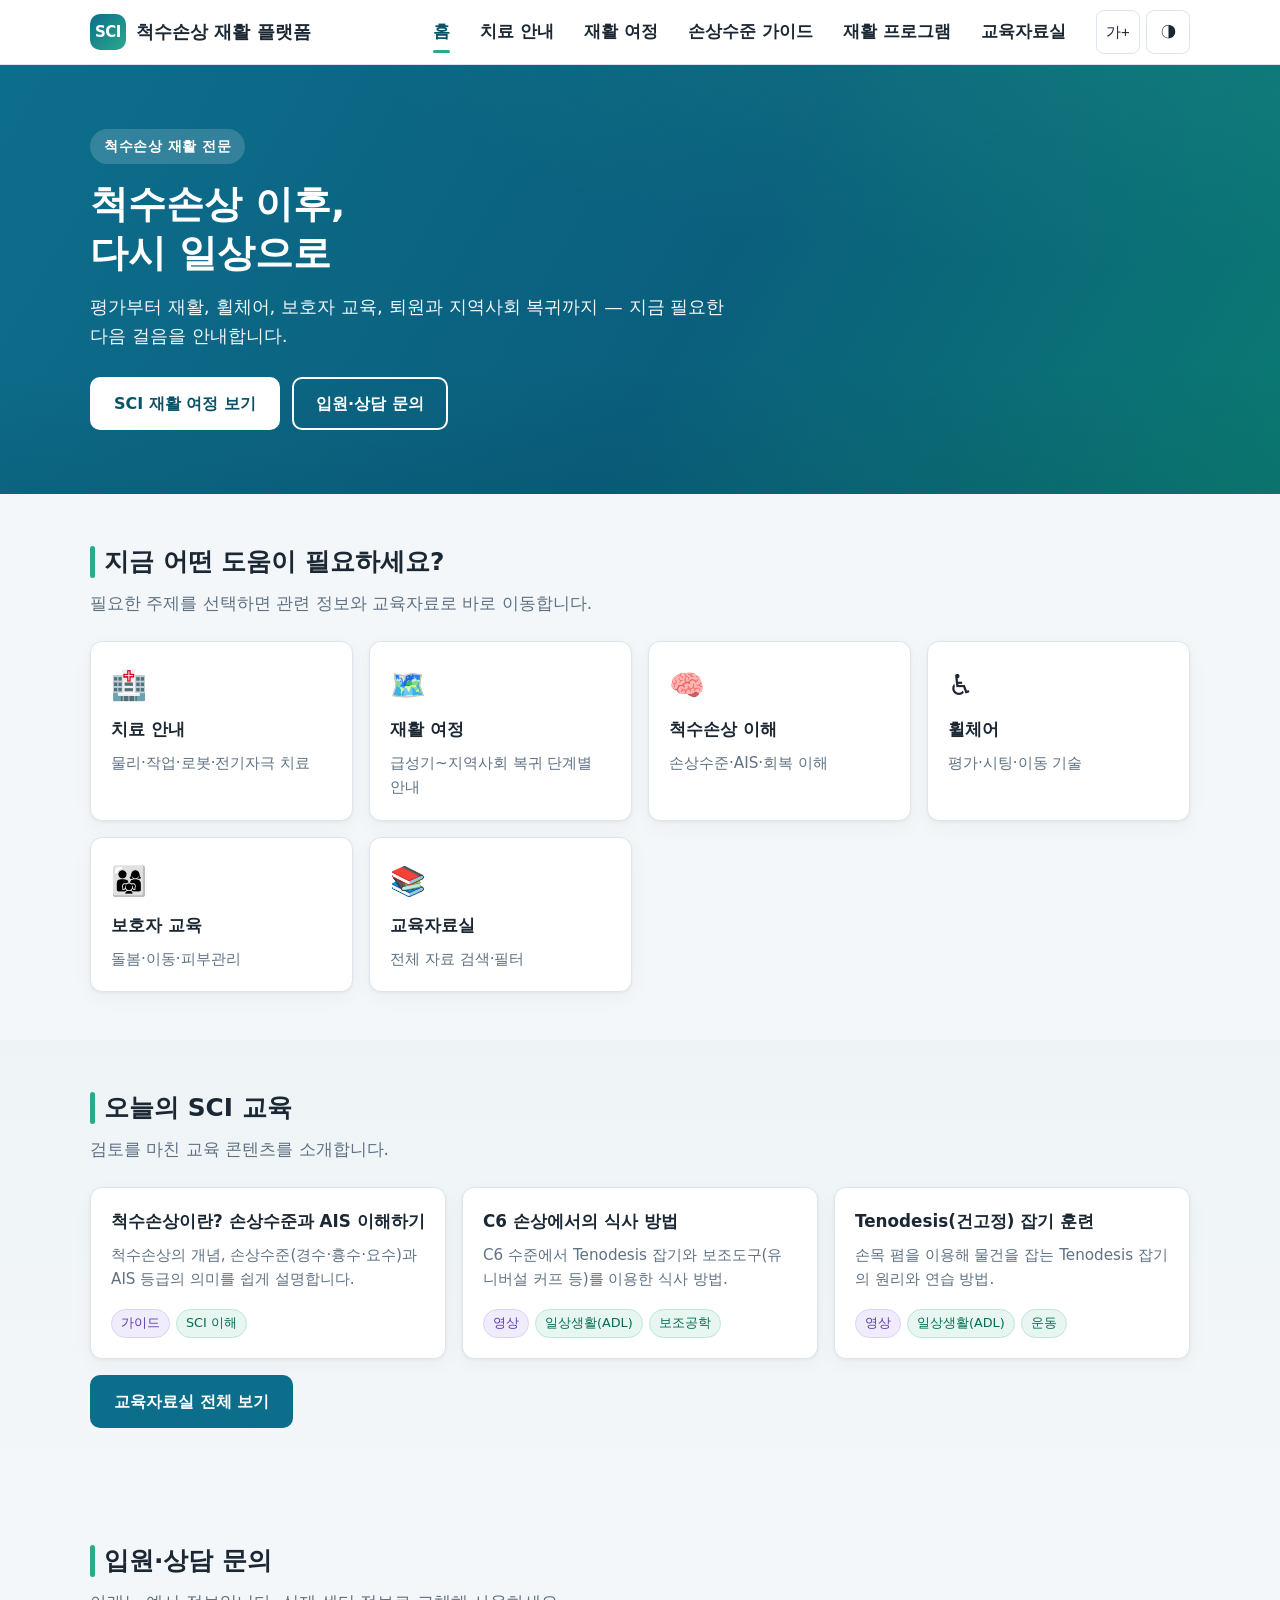
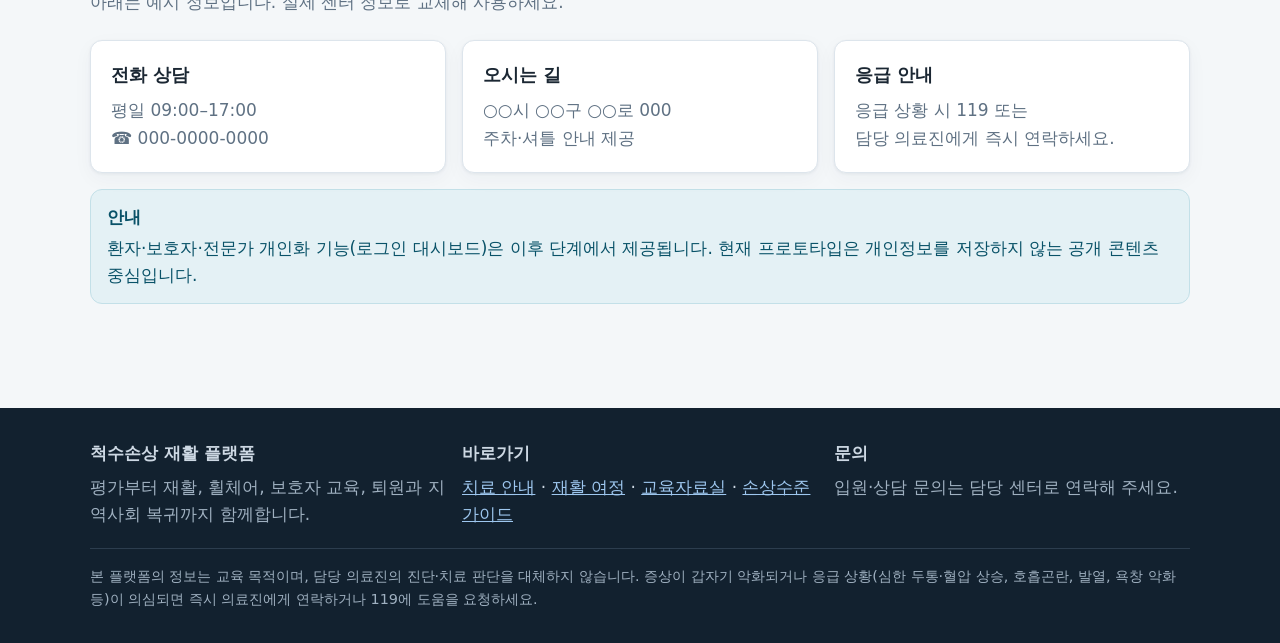
<file: index.html>
<!DOCTYPE html>
<html lang="ko">
<head>
  <meta charset="UTF-8" />
  <meta name="viewport" content="width=device-width, initial-scale=1.0" />
  <title>척수손상 재활 플랫폼 | 척수손상 이후, 다시 일상으로</title>
  <meta name="description" content="척수손상(SCI) 환자·보호자·전문가를 위한 통합 재활 플랫폼. SCI 정보, 재활 프로그램, 휠체어, 보호자 교육, 퇴원 준비까지 하나의 흐름으로 안내합니다." />
  <link rel="stylesheet" href="assets/styles.css" />
</head>
<body>
  <main id="main">
    <!-- 히어로 -->
    <section class="hero" aria-labelledby="hero-title">
      <div class="container">
        <span class="eyebrow">척수손상 재활 전문</span>
        <h1 id="hero-title">척수손상 이후,<br />다시 일상으로</h1>
        <p>평가부터 재활, 휠체어, 보호자 교육, 퇴원과 지역사회 복귀까지 —
           지금 필요한 다음 걸음을 안내합니다.</p>
        <div class="btn-row">
          <a class="btn btn-primary" href="journey.html">SCI 재활 여정 보기</a>
          <a class="btn btn-outline" href="#contact">입원·상담 문의</a>
        </div>
      </div>
    </section>

    <!-- 지금 어떤 도움이 필요한가요 (핵심 내비게이션 허브) -->
    <section aria-labelledby="need-title">
      <div class="container">
        <h2 class="section-title" id="need-title">지금 어떤 도움이 필요하세요?</h2>
        <p class="section-sub">필요한 주제를 선택하면 관련 정보와 교육자료로 바로 이동합니다.</p>
        <div class="grid grid-3" id="need-grid"></div>
      </div>
    </section>

    <!-- 오늘의 SCI 교육 -->
    <section class="section-alt" aria-labelledby="edu-title">
      <div class="container">
        <h2 class="section-title" id="edu-title">오늘의 SCI 교육</h2>
        <p class="section-sub">검토를 마친 교육 콘텐츠를 소개합니다.</p>
        <div class="grid grid-3" id="edu-grid"></div>
        <p style="margin-top:16px;"><a class="btn btn-solid" href="library.html">교육자료실 전체 보기</a></p>
      </div>
    </section>

    <!-- 문의 -->
    <section id="contact" aria-labelledby="contact-title">
      <div class="container">
        <h2 class="section-title" id="contact-title">입원·상담 문의</h2>
        <p class="section-sub">아래는 예시 정보입니다. 실제 센터 정보로 교체해 사용하세요.</p>
        <div class="grid grid-3">
          <div class="card"><h3>전화 상담</h3><p>평일 09:00–17:00<br />☎ 000-0000-0000</p></div>
          <div class="card"><h3>오시는 길</h3><p>○○시 ○○구 ○○로 000<br />주차·셔틀 안내 제공</p></div>
          <div class="card"><h3>응급 안내</h3><p>응급 상황 시 119 또는<br />담당 의료진에게 즉시 연락하세요.</p></div>
        </div>
        <div class="notice info" style="margin-top:16px;">
          <strong>안내</strong>
          환자·보호자·전문가 개인화 기능(로그인 대시보드)은 이후 단계에서 제공됩니다.
          현재 프로토타입은 개인정보를 저장하지 않는 공개 콘텐츠 중심입니다.
        </div>
      </div>
    </section>
  </main>

  <script src="assets/app.js"></script>
  <script>
    (async function () {
      SCIChrome.init("index.html");
      const { AREA_LABELS, TYPE_LABELS } = SCILabels;

      // 도움 타일 (전용 페이지·교육자료실로 연결하는 핵심 진입점)
      const needs = [
        { emoji: "🏥", title: "치료 안내", desc: "물리·작업·로봇·전기자극 치료", href: "treatments.html" },
        { emoji: "🗺️", title: "재활 여정", desc: "급성기~지역사회 복귀 단계별 안내", href: "journey.html" },
        { emoji: "🧠", title: "척수손상 이해", desc: "손상수준·AIS·회복 이해", href: "injury-levels.html" },
        { emoji: "♿", title: "휠체어", desc: "평가·시팅·이동 기술", href: "library.html?area=wheelchair" },
        { emoji: "👨‍👩‍👧", title: "보호자 교육", desc: "돌봄·이동·피부관리", href: "library.html?audience=caregiver" },
        { emoji: "📚", title: "교육자료실", desc: "전체 자료 검색·필터", href: "library.html" },
      ];
      const needGrid = document.getElementById("need-grid");
      needs.forEach((n) => {
        needGrid.appendChild(el("a", { class: "tile", href: n.href }, [
          el("span", { class: "emoji", "aria-hidden": "true" }, n.emoji),
          el("strong", {}, n.title),
          el("span", { class: "desc" }, n.desc),
        ]));
      });

      // 오늘의 교육 (검토완료·공개 콘텐츠 중 3개)
      const content = await SCIStore.getContent();
      const featured = content
        .filter((c) => c.visibility === "public" && c.review_status === "approved")
        .slice(0, 3);
      const eduGrid = document.getElementById("edu-grid");
      featured.forEach((c) => {
        const card = el("a", { class: "tile", href: `library.html?focus=${c.content_id}` }, [
          el("strong", {}, c.title),
          el("span", { class: "desc" }, c.description),
          el("div", { class: "badges" }, [
            el("span", { class: "badge type" }, TYPE_LABELS[c.type] || c.type),
            ...c.area.slice(0, 2).map((a) => el("span", { class: "badge area" }, AREA_LABELS[a] || a)),
          ]),
        ]);
        eduGrid.appendChild(card);
      });
    })();
  </script>
</body>
</html>
</file>
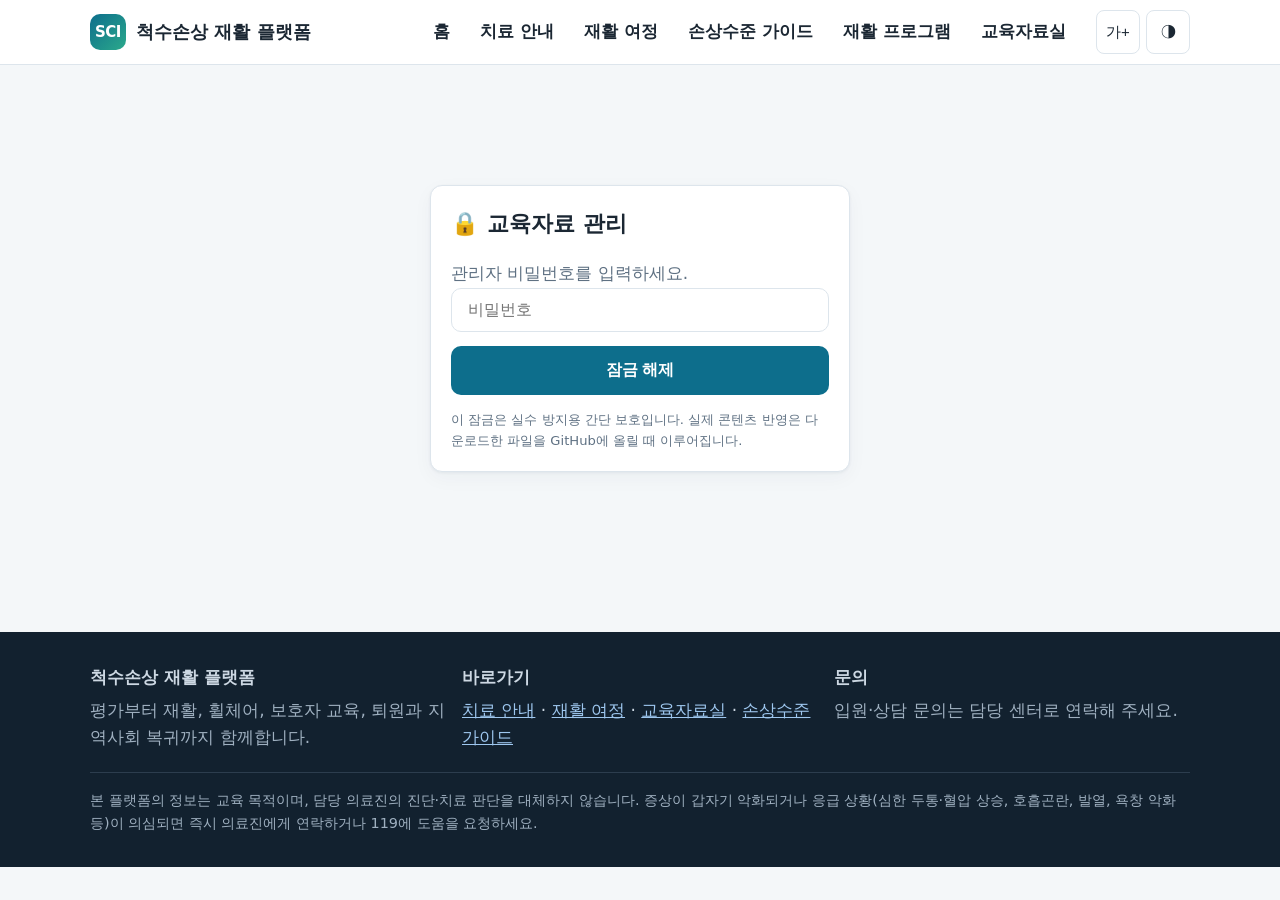
<file: admin.html>
<!DOCTYPE html>
<html lang="ko">
<head>
  <meta charset="UTF-8" />
  <meta name="viewport" content="width=device-width, initial-scale=1.0" />
  <title>교육자료 관리 | 척수손상 재활 플랫폼</title>
  <meta name="robots" content="noindex, nofollow" />
  <link rel="stylesheet" href="assets/styles.css" />
  <style>
    /* 관리자 화면 전용 스타일 */
    .admin-lock { max-width: 420px; margin: 8vh auto; }
    .admin-toolbar { display: flex; flex-wrap: wrap; gap: 10px; align-items: center; margin: 16px 0; }
    .admin-toolbar .spacer { flex: 1; }
    table.admin-table { width: 100%; border-collapse: collapse; background: var(--color-surface); border: 1px solid var(--color-border); border-radius: 12px; overflow: hidden; }
    table.admin-table th, table.admin-table td { text-align: left; padding: 10px 12px; border-bottom: 1px solid var(--color-border); vertical-align: top; font-size: .92rem; }
    table.admin-table th { background: var(--color-primary-soft); color: var(--color-primary-dark); font-size: .85rem; }
    table.admin-table tr:last-child td { border-bottom: none; }
    .row-actions { display: flex; gap: 6px; white-space: nowrap; }
    .btn-sm { min-height: 34px; padding: 6px 12px; font-size: .88rem; border-radius: 8px; }
    .btn-danger { background: var(--color-danger-bg); color: #8f261c; border: 1px solid var(--color-danger-border); }
    .btn-danger:hover { background: #f9dcdc; }
    .btn-ghost { background: var(--color-surface); color: var(--color-text); border: 1px solid var(--color-border); }
    .btn-ghost:hover { background: var(--color-bg); }
    /* 편집 폼 */
    .form-grid { display: grid; grid-template-columns: repeat(auto-fit, minmax(280px, 1fr)); gap: 16px; }
    .field label { display: block; font-weight: 700; margin-bottom: 6px; font-size: .92rem; }
    .field input[type=text], .field textarea, .field select {
      width: 100%; min-height: 42px; padding: 9px 12px; font-size: .95rem;
      border: 1px solid var(--color-border); border-radius: 8px; background: var(--color-surface); color: var(--color-text); font-family: inherit;
    }
    .field textarea { min-height: 80px; resize: vertical; }
    .field .hint { color: var(--color-muted); font-size: .82rem; margin-top: 4px; }
    .checks { display: flex; flex-wrap: wrap; gap: 6px; }
    .checks label { display: inline-flex; align-items: center; gap: 5px; font-weight: 500; font-size: .9rem;
      border: 1px solid var(--color-border); border-radius: 999px; padding: 5px 12px; cursor: pointer; }
    .checks input { accent-color: var(--color-primary); }
    .modal-backdrop { position: fixed; inset: 0; background: rgba(15,30,45,.5); display: grid; place-items: start center; padding: 3vh 16px; overflow: auto; z-index: 60; }
    .modal { background: var(--color-surface); border-radius: 14px; max-width: 900px; width: 100%; padding: 24px; box-shadow: 0 20px 60px rgba(0,0,0,.3); }
    .modal h2 { margin-top: 0; }
    .dirty-badge { background: var(--color-warn-bg); color: #7a4d0f; border: 1px solid var(--color-warn-border); border-radius: 999px; padding: 4px 12px; font-size: .82rem; font-weight: 700; }
  </style>
</head>
<body>
  <main id="main">
    <!-- 비밀번호 잠금 -->
    <section id="lock-screen">
      <div class="container">
        <div class="admin-lock card">
          <h1 style="margin-top:0;font-size:1.4rem;">🔒 교육자료 관리</h1>
          <p class="section-sub">관리자 비밀번호를 입력하세요.</p>
          <div class="field">
            <label for="pw" class="sr-only">비밀번호</label>
            <input type="password" id="pw" class="search-box" placeholder="비밀번호" autocomplete="current-password" />
          </div>
          <p id="pw-error" class="notice danger hidden" style="margin-top:12px;">비밀번호가 올바르지 않습니다.</p>
          <div style="margin-top:14px;">
            <button type="button" class="btn btn-solid" id="unlock-btn" style="width:100%;">잠금 해제</button>
          </div>
          <p class="hint" style="color:var(--color-muted);font-size:.82rem;margin-top:14px;">
            이 잠금은 실수 방지용 간단 보호입니다. 실제 콘텐츠 반영은 다운로드한 파일을 GitHub에 올릴 때 이루어집니다.
          </p>
        </div>
      </div>
    </section>

    <!-- 관리자 본문 -->
    <section id="admin-screen" class="hidden">
      <div class="page-head" style="padding-bottom:0;">
        <div class="container">
          <p class="breadcrumb"><a href="index.html">홈</a> › 교육자료 관리</p>
          <h1>교육자료 관리</h1>
          <p class="section-sub">교육자료를 추가·수정·삭제한 뒤 <strong>content.json 내려받기</strong>로 파일을 저장하고, GitHub에 올리면 사이트에 반영됩니다.</p>
        </div>
      </div>

      <div class="container">
        <div class="admin-toolbar">
          <button type="button" class="btn btn-solid" id="add-btn">+ 새 교육자료</button>
          <span id="dirty-indicator" class="dirty-badge hidden">저장 안 된 변경 있음</span>
          <span class="spacer"></span>
          <button type="button" class="btn btn-ghost btn-sm" id="reload-btn">원본 다시 불러오기</button>
          <button type="button" class="btn btn-solid" id="download-btn">⬇ content.json 내려받기</button>
        </div>

        <div class="notice info" id="count-info"></div>

        <div style="overflow-x:auto;">
          <table class="admin-table" aria-label="교육자료 목록">
            <thead>
              <tr>
                <th>ID</th><th>제목</th><th>대상</th><th>영역</th><th>검토</th><th>공개</th><th>수정일</th><th>관리</th>
              </tr>
            </thead>
            <tbody id="rows"></tbody>
          </table>
        </div>

        <div class="notice warn" style="margin-top:20px;">
          <strong>반영 방법</strong>
          ① 편집 후 <b>content.json 내려받기</b> 클릭 → ② 내려받은 파일을 GitHub 저장소의 <code>data/content.json</code>에 업로드(교체)하고 Commit → ③ 1~2분 뒤 사이트 반영.
          편집 내용은 이 브라우저에 자동 임시저장되어 새로고침해도 유지됩니다.
        </div>
      </div>
    </section>

    <!-- 편집 모달 -->
    <div id="modal-root"></div>
  </main>

  <script src="assets/app.js"></script>
  <script>
    (function () {
      SCIChrome.init("admin.html");
      const { AREA_LABELS, AUDIENCE_LABELS, TYPE_LABELS, STATUS_LABELS } = SCILabels;

      // ===== 설정 =====
      const ADMIN_PASSWORD = "sci-admin";   // ← 실제 운영 시 이 값을 바꿔서 사용하세요
      const LS_KEY = "sci-admin-content-draft";

      const AREA_OPTIONS = Object.entries(AREA_LABELS);
      const AUDIENCE_OPTIONS = Object.entries(AUDIENCE_LABELS);
      const TYPE_OPTIONS = Object.entries(TYPE_LABELS);
      const STATUS_OPTIONS = Object.entries(STATUS_LABELS);
      const LEVEL_OPTIONS = [["basic", "기본"], ["intermediate", "중급"], ["advanced", "고급"]];
      const VISIBILITY_OPTIONS = [["public", "공개"], ["restricted", "제한"], ["hidden", "숨김"]];

      // 손상수준·단계 옵션은 데이터에서 로드
      let LEVEL_TAGS = [["all", "전체"]];
      let STAGE_TAGS = [["all", "전체"]];

      let db = null;        // 전체 content.json 객체 (_schema + items)
      let dirty = false;

      // ===== 잠금 =====
      const lockScreen = document.getElementById("lock-screen");
      const adminScreen = document.getElementById("admin-screen");
      const pw = document.getElementById("pw");
      const pwError = document.getElementById("pw-error");

      function tryUnlock() {
        if (pw.value === ADMIN_PASSWORD) {
          sessionStorage.setItem("sci-admin-unlocked", "1");
          showAdmin();
        } else {
          pwError.classList.remove("hidden");
        }
      }
      document.getElementById("unlock-btn").addEventListener("click", tryUnlock);
      pw.addEventListener("keydown", (e) => { if (e.key === "Enter") tryUnlock(); });

      async function showAdmin() {
        lockScreen.classList.add("hidden");
        adminScreen.classList.remove("hidden");
        await bootstrap();
      }

      // ===== 데이터 로드 =====
      async function bootstrap() {
        // 태그 옵션 로드
        try {
          const inj = await SCIStore.getInjuryLevels();
          LEVEL_TAGS = [["all", "전체"], ...inj.levels.map((l) => [l.id, l.label])];
          const stages = await SCIStore.getJourney();
          STAGE_TAGS = [["all", "전체"], ...stages.map((s) => [s.id, s.label])];
        } catch (e) { /* 무시: 태그 옵션 없이도 편집 가능 */ }

        // 임시저장 우선, 없으면 원본 파일
        const draft = localStorage.getItem(LS_KEY);
        if (draft) {
          try { db = JSON.parse(draft); dirty = true; } catch (e) { db = null; }
        }
        if (!db) { await loadOriginal(); }
        render();
      }

      async function loadOriginal() {
        const res = await fetch("data/content.json", { cache: "no-cache" });
        db = await res.json();
        dirty = false;
        localStorage.removeItem(LS_KEY);
      }

      function persist() {
        dirty = true;
        localStorage.setItem(LS_KEY, JSON.stringify(db));
        updateDirty();
        render();
      }
      function updateDirty() {
        document.getElementById("dirty-indicator").classList.toggle("hidden", !dirty);
      }

      // ===== 목록 렌더 =====
      function render() {
        updateDirty();
        const tbody = document.getElementById("rows");
        tbody.innerHTML = "";
        const items = db.items || [];
        document.getElementById("count-info").textContent = `총 ${items.length}건의 교육자료`;
        items.forEach((c, idx) => {
          const tr = el("tr", {}, [
            el("td", {}, c.content_id || ""),
            el("td", {}, el("strong", {}, c.title || "(제목 없음)")),
            el("td", {}, (c.audience || []).map((a) => AUDIENCE_LABELS[a] || a).join(", ")),
            el("td", {}, (c.area || []).map((a) => AREA_LABELS[a] || a).join(", ")),
            el("td", {}, STATUS_LABELS[c.review_status] || c.review_status || ""),
            el("td", {}, (VISIBILITY_OPTIONS.find((v) => v[0] === c.visibility) || [null, c.visibility])[1] || ""),
            el("td", {}, c.updated_at || ""),
            el("td", {}, el("div", { class: "row-actions" }, [
              el("button", { class: "btn btn-ghost btn-sm", type: "button", onclick: () => openEditor(idx) }, "수정"),
              el("button", { class: "btn btn-danger btn-sm", type: "button", onclick: () => removeItem(idx) }, "삭제"),
            ])),
          ]);
          tbody.appendChild(tr);
        });
      }

      function removeItem(idx) {
        const c = db.items[idx];
        if (!confirm(`'${c.title || c.content_id}' 자료를 삭제할까요?`)) return;
        db.items.splice(idx, 1);
        persist();
      }

      // ===== 편집 모달 =====
      function nextId() {
        const nums = (db.items || [])
          .map((c) => /^SCI(\d+)$/.exec(c.content_id || ""))
          .filter(Boolean).map((m) => parseInt(m[1], 10));
        const max = nums.length ? Math.max(...nums) : 0;
        return "SCI" + String(max + 1).padStart(3, "0");
      }

      function blankItem() {
        const today = new Date().toISOString().slice(0, 10);
        return {
          content_id: nextId(), title: "", audience: [], injury_level: [], stage: [],
          area: [], level: "basic", type: "guide", description: "", video_url: "",
          document_url: "", related: [], author: "", reviewer: "",
          review_status: "draft", review_due_date: "", updated_at: today, visibility: "public",
        };
      }

      function checkGroup(name, options, selected) {
        return el("div", { class: "checks" }, options.map(([val, label]) =>
          el("label", {}, [
            el("input", { type: "checkbox", value: val, ...(selected.includes(val) ? { checked: "checked" } : {}), "data-group": name }),
            document.createTextNode(label),
          ])
        ));
      }
      function selectField(name, options, value) {
        return el("select", { "data-field": name },
          options.map(([val, label]) => el("option", { value: val, ...(val === value ? { selected: "selected" } : {}) }, label))
        );
      }
      function textField(name, value, placeholder) {
        return el("input", { type: "text", "data-field": name, value: value || "", placeholder: placeholder || "" });
      }

      function openEditor(idx) {
        const isNew = idx == null;
        const item = isNew ? blankItem() : JSON.parse(JSON.stringify(db.items[idx]));

        const form = el("div", { class: "form-grid" }, [
          el("div", { class: "field", style: "grid-column:1/-1;" }, [
            el("label", {}, "제목 *"), textField("title", item.title, "예: C6 손상에서의 식사 방법"),
          ]),
          el("div", { class: "field", style: "grid-column:1/-1;" }, [
            el("label", {}, "설명"),
            el("textarea", { "data-field": "description", placeholder: "자료 요약 설명" }, item.description || ""),
          ]),
          el("div", { class: "field" }, [ el("label", {}, "대상"), checkGroup("audience", AUDIENCE_OPTIONS, item.audience) ]),
          el("div", { class: "field" }, [ el("label", {}, "영역"), checkGroup("area", AREA_OPTIONS, item.area) ]),
          el("div", { class: "field" }, [ el("label", {}, "손상수준"), checkGroup("injury_level", LEVEL_TAGS, item.injury_level) ]),
          el("div", { class: "field" }, [ el("label", {}, "재활단계"), checkGroup("stage", STAGE_TAGS, item.stage) ]),
          el("div", { class: "field" }, [ el("label", {}, "유형"), selectField("type", TYPE_OPTIONS, item.type) ]),
          el("div", { class: "field" }, [ el("label", {}, "난이도"), selectField("level", LEVEL_OPTIONS, item.level) ]),
          el("div", { class: "field" }, [ el("label", {}, "검토 상태"), selectField("review_status", STATUS_OPTIONS, item.review_status) ]),
          el("div", { class: "field" }, [ el("label", {}, "공개 상태"), selectField("visibility", VISIBILITY_OPTIONS, item.visibility) ]),
          el("div", { class: "field" }, [ el("label", {}, "영상 URL"), textField("video_url", item.video_url) ]),
          el("div", { class: "field" }, [ el("label", {}, "문서 URL"), textField("document_url", item.document_url) ]),
          el("div", { class: "field" }, [ el("label", {}, "작성자"), textField("author", item.author) ]),
          el("div", { class: "field" }, [ el("label", {}, "검토자"), textField("reviewer", item.reviewer) ]),
          el("div", { class: "field" }, [
            el("label", {}, "재검토 예정일"), textField("review_due_date", item.review_due_date, "YYYY-MM-DD"),
            el("div", { class: "hint" }, "의료정보 최신성 관리용 (선택)"),
          ]),
          el("div", { class: "field" }, [
            el("label", {}, "관련 자료 ID"), textField("related", (item.related || []).join(", "), "예: SCI002, SCI003"),
            el("div", { class: "hint" }, "쉼표로 구분"),
          ]),
          el("div", { class: "field" }, [
            el("label", {}, "ID"), textField("content_id", item.content_id),
            el("div", { class: "hint" }, "고유해야 합니다 (자동 생성됨)"),
          ]),
          el("div", { class: "field" }, [
            el("label", {}, "수정일"), textField("updated_at", item.updated_at, "YYYY-MM-DD"),
          ]),
        ]);

        const modal = el("div", { class: "modal-backdrop", role: "dialog", "aria-modal": "true" },
          el("div", { class: "modal" }, [
            el("h2", {}, isNew ? "새 교육자료 추가" : "교육자료 수정"),
            form,
            el("p", { id: "modal-error", class: "notice danger hidden", style: "margin-top:14px;" }, ""),
            el("div", { class: "btn-row", style: "margin-top:20px;" }, [
              el("button", { class: "btn btn-solid", type: "button", onclick: () => save(idx, form, modal) }, "저장"),
              el("button", { class: "btn btn-ghost", type: "button", onclick: () => closeModal(modal) }, "취소"),
            ]),
          ])
        );
        document.getElementById("modal-root").appendChild(modal);
        modal.querySelector('input[data-field="title"]').focus();
      }

      function closeModal(modal) { modal.remove(); }

      function collect(form) {
        const out = {};
        // 텍스트/셀렉트/텍스트영역
        form.querySelectorAll("[data-field]").forEach((elm) => {
          out[elm.getAttribute("data-field")] = elm.value.trim();
        });
        // 체크박스 그룹
        ["audience", "area", "injury_level", "stage"].forEach((g) => {
          out[g] = Array.from(form.querySelectorAll(`input[data-group="${g}"]:checked`)).map((c) => c.value);
        });
        // related 배열화
        out.related = out.related ? out.related.split(",").map((s) => s.trim()).filter(Boolean) : [];
        return out;
      }

      function save(idx, form, modal) {
        const data = collect(form);
        const err = modal.querySelector("#modal-error");
        // 검증
        if (!data.title) { err.textContent = "제목은 필수입니다."; err.classList.remove("hidden"); return; }
        if (!data.content_id) { err.textContent = "ID는 필수입니다."; err.classList.remove("hidden"); return; }
        const dupIdx = (db.items || []).findIndex((c) => c.content_id === data.content_id);
        if (dupIdx !== -1 && dupIdx !== idx) { err.textContent = `ID가 중복됩니다: ${data.content_id}`; err.classList.remove("hidden"); return; }

        if (idx == null) db.items.push(data);
        else db.items[idx] = data;
        closeModal(modal);
        persist();
      }

      document.getElementById("add-btn").addEventListener("click", () => openEditor(null));

      // ===== 다운로드 =====
      document.getElementById("download-btn").addEventListener("click", () => {
        const json = JSON.stringify(db, null, 2) + "\n";
        const blob = new Blob([json], { type: "application/json" });
        const url = URL.createObjectURL(blob);
        const a = el("a", { href: url, download: "content.json" });
        document.body.appendChild(a); a.click(); a.remove();
        URL.revokeObjectURL(url);
      });

      // ===== 원본 다시 불러오기 =====
      document.getElementById("reload-btn").addEventListener("click", async () => {
        if (dirty && !confirm("저장하지 않은 편집 내용이 사라집니다. 원본을 다시 불러올까요?")) return;
        await loadOriginal();
        render();
      });

      // 세션 내 재진입 시 잠금 해제 유지
      if (sessionStorage.getItem("sci-admin-unlocked") === "1") { showAdmin(); }
    })();
  </script>
</body>
</html>
</file>
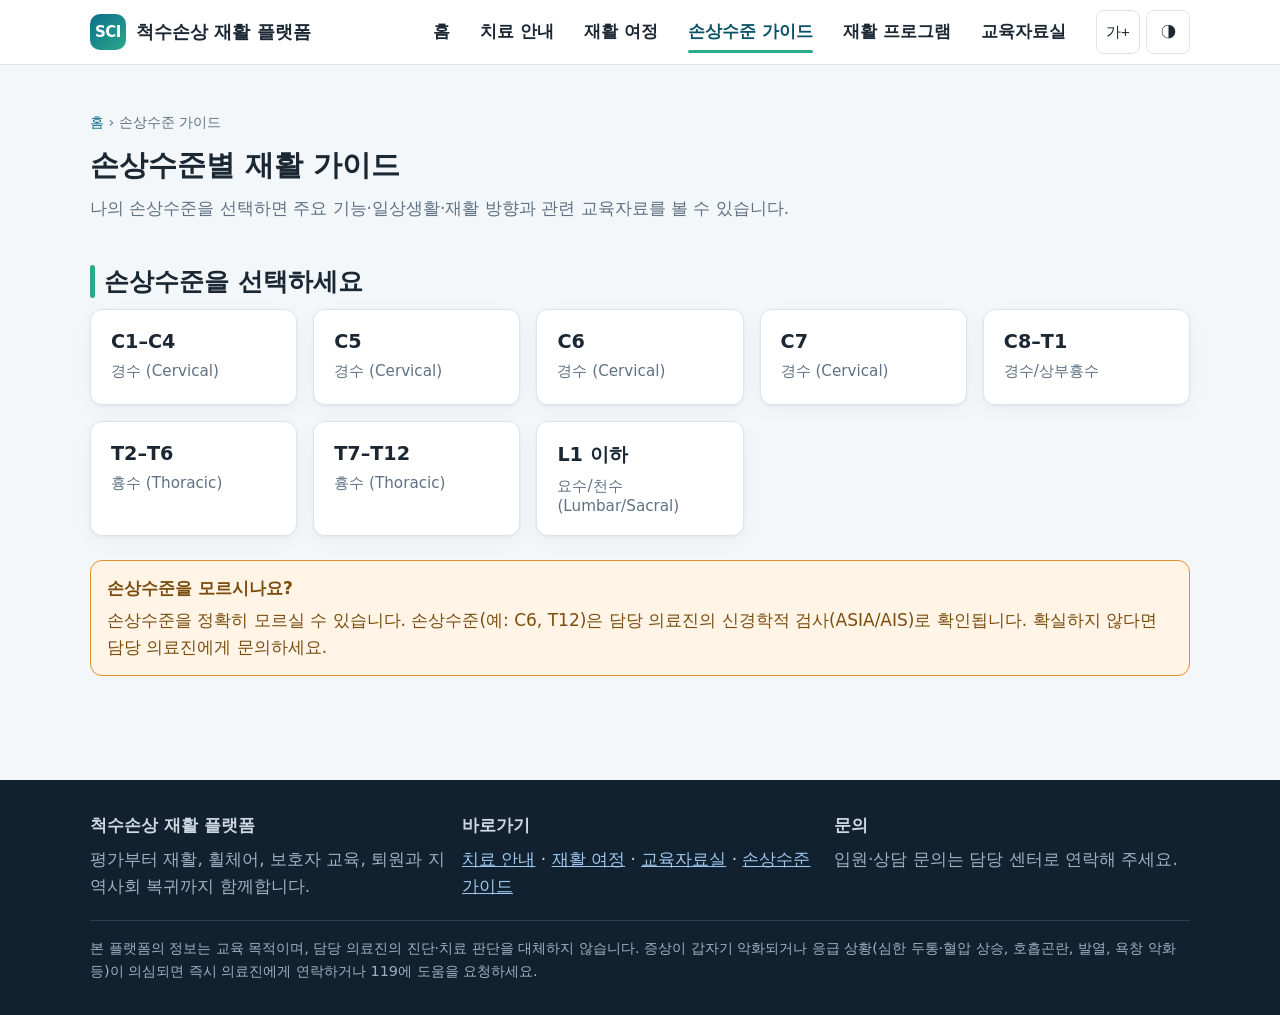
<file: injury-levels.html>
<!DOCTYPE html>
<html lang="ko">
<head>
  <meta charset="UTF-8" />
  <meta name="viewport" content="width=device-width, initial-scale=1.0" />
  <title>손상수준별 재활 가이드 | 척수손상 재활 플랫폼</title>
  <meta name="description" content="경수·흉수·요수 손상수준(C1~L1 이하)별 주요 기능, 일상생활활동, 재활 방향과 관련 교육자료를 안내합니다." />
  <link rel="stylesheet" href="assets/styles.css" />
</head>
<body>
  <main id="main">
    <div class="page-head">
      <div class="container">
        <p class="breadcrumb"><a href="index.html">홈</a> › 손상수준 가이드</p>
        <h1>손상수준별 재활 가이드</h1>
        <p class="section-sub">나의 손상수준을 선택하면 주요 기능·일상생활·재활 방향과 관련 교육자료를 볼 수 있습니다.</p>
      </div>
    </div>

    <section style="padding-top:8px;">
      <div class="container">
        <h2 class="section-title">손상수준을 선택하세요</h2>
        <div class="grid grid-4" id="level-grid" role="list"></div>

        <div id="level-detail" aria-live="polite"></div>

        <div class="notice warn" id="unknown-help" style="margin-top:24px;"></div>
      </div>
    </section>
  </main>

  <script src="assets/app.js"></script>
  <script>
    (async function () {
      SCIChrome.init("injury-levels.html");
      const { AREA_LABELS, TYPE_LABELS } = SCILabels;

      const data = await SCIStore.getInjuryLevels();
      const levels = data.levels;
      const content = await SCIStore.getContent();

      const grid = document.getElementById("level-grid");
      const detail = document.getElementById("level-detail");
      document.getElementById("unknown-help").appendChild(
        el("span", {}, [el("strong", {}, "손상수준을 모르시나요?"), data.unknownHelp])
      );

      function relatedContent(levelId) {
        return content.filter((c) =>
          c.visibility !== "hidden" &&
          (c.injury_level.includes(levelId) || c.injury_level.includes("all"))
        );
      }

      function list(title, items) {
        return el("div", {}, [
          el("h4", { style: "margin:0 0 6px;color:var(--color-primary-dark);" }, title),
          el("ul", { style: "margin:0;padding-left:18px;" }, items.map((i) => el("li", {}, i))),
        ]);
      }

      function renderDetail(lv) {
        detail.innerHTML = "";
        const rel = relatedContent(lv.id);
        const relList = el("div", { class: "grid grid-2", style: "margin-top:12px;" },
          rel.length
            ? rel.map((c) => el("a", { class: "tile", href: `library.html?focus=${c.content_id}` }, [
                el("strong", {}, c.title),
                el("span", { class: "desc" }, c.description),
                el("div", { class: "badges" }, [
                  el("span", { class: "badge type" }, TYPE_LABELS[c.type] || c.type),
                  ...c.area.slice(0, 2).map((a) => el("span", { class: "badge area" }, AREA_LABELS[a] || a)),
                ]),
              ]))
            : [el("p", { class: "section-sub" }, "연결된 공개 교육자료가 아직 없습니다.")]
        );

        detail.appendChild(el("div", { class: "stage-detail" }, [
          el("h2", { style: "margin-top:0;" }, `${lv.label} 손상 (${lv.group})`),
          el("p", {}, lv.summary),
          el("div", { class: "grid grid-3", style: "margin:12px 0;" }, [
            list("주요 기능", lv.keyFunctions),
            list("주요 일상생활(ADL)", lv.keyADL),
            list("주요 재활 방향", lv.keyRehab),
          ]),
          el("a", { class: "btn btn-solid", href: `library.html?level=${encodeURIComponent(lv.id)}` }, `${lv.label} 관련 자료 모두 보기`),
          el("h3", { style: "margin-bottom:0;" }, "관련 교육자료"),
          relList,
        ]));
        detail.scrollIntoView({ block: "nearest" });
      }

      levels.forEach((lv) => {
        grid.appendChild(el("button", {
          class: "tile", type: "button", role: "listitem", id: `lv-${lv.id}`,
          onclick: () => {
            grid.querySelectorAll(".tile").forEach((b) => b.style.borderColor = "");
            grid.querySelector(`#lv-${CSS.escape(lv.id)}`).style.borderColor = "var(--color-primary)";
            renderDetail(lv);
          },
        }, [
          el("strong", { style: "font-size:1.2rem;" }, lv.label),
          el("span", { class: "desc" }, lv.group),
        ]));
      });
    })();
  </script>
</body>
</html>
</file>
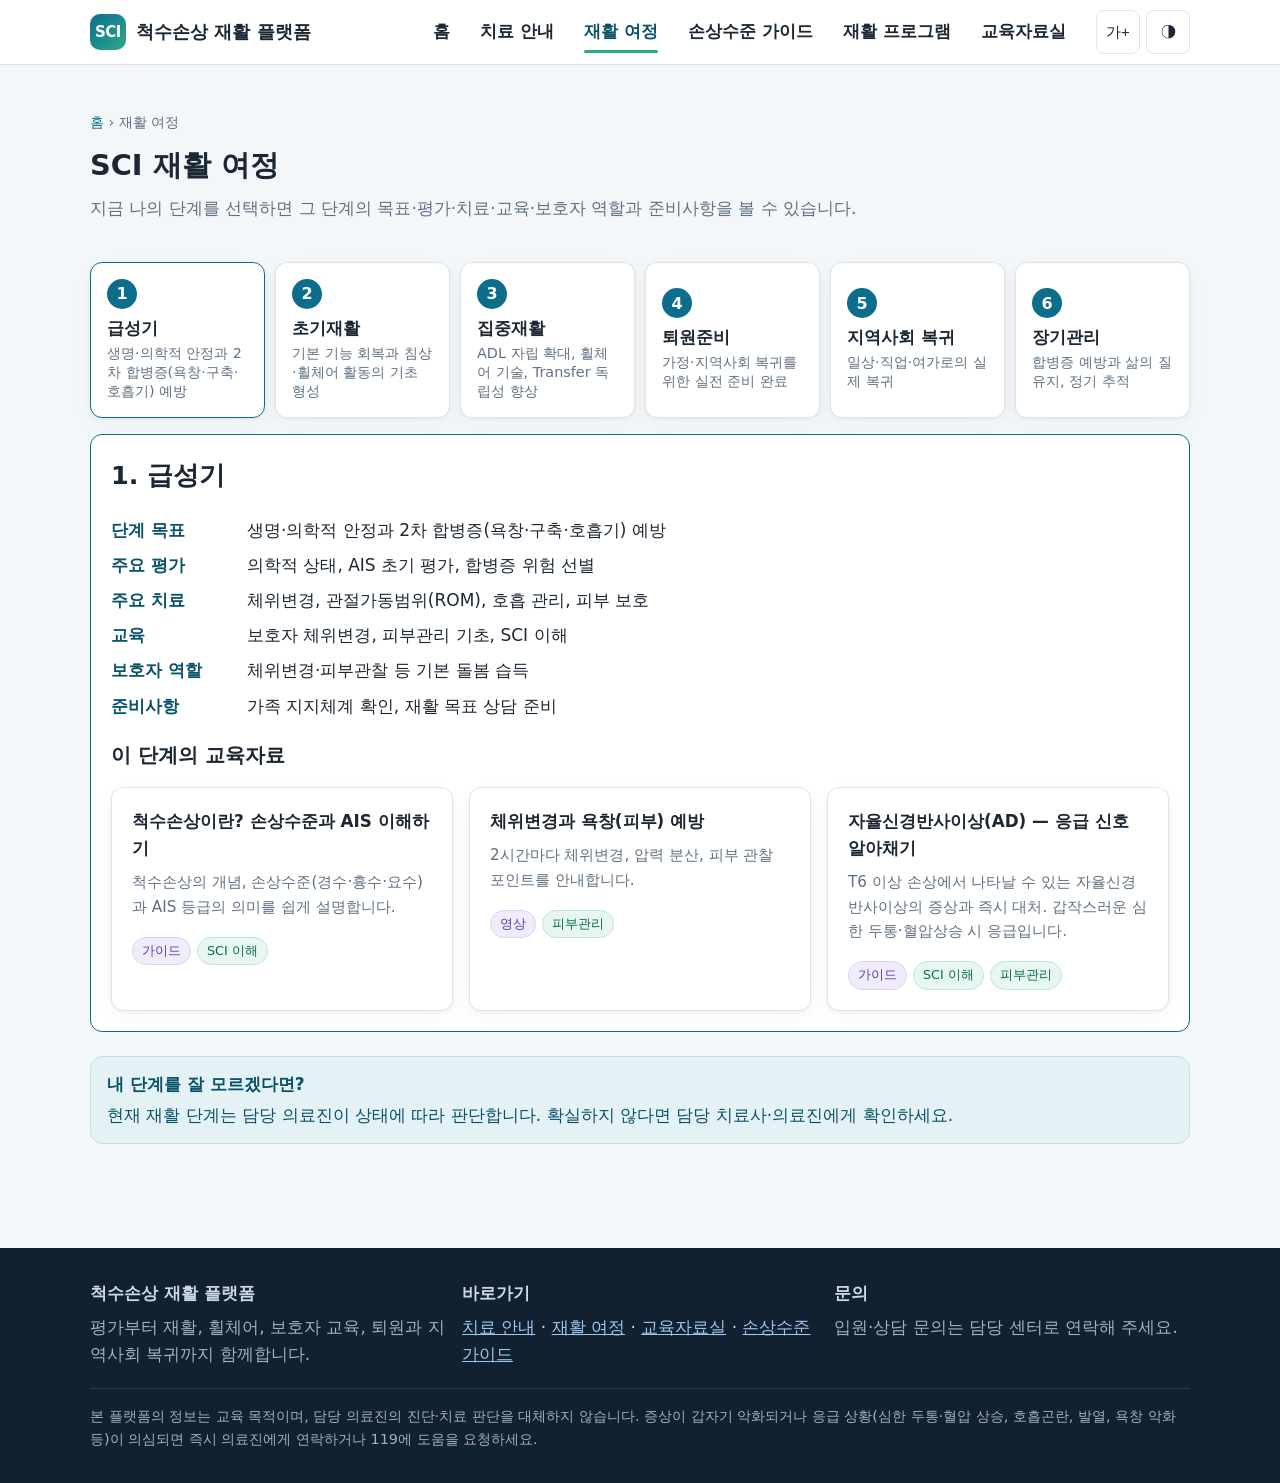
<file: journey.html>
<!DOCTYPE html>
<html lang="ko">
<head>
  <meta charset="UTF-8" />
  <meta name="viewport" content="width=device-width, initial-scale=1.0" />
  <title>SCI 재활 여정 | 척수손상 재활 플랫폼</title>
  <meta name="description" content="급성기부터 지역사회 복귀·장기관리까지, 척수손상 재활의 단계별 목표와 치료·교육·보호자 역할을 안내합니다." />
  <link rel="stylesheet" href="assets/styles.css" />
</head>
<body>
  <main id="main">
    <div class="page-head">
      <div class="container">
        <p class="breadcrumb"><a href="index.html">홈</a> › 재활 여정</p>
        <h1>SCI 재활 여정</h1>
        <p class="section-sub">지금 나의 단계를 선택하면 그 단계의 목표·평가·치료·교육·보호자 역할과 준비사항을 볼 수 있습니다.</p>
      </div>
    </div>

    <section style="padding-top:8px;">
      <div class="container">
        <div class="journey" id="journey" role="list"></div>
        <div id="stage-detail" aria-live="polite"></div>

        <div class="notice info" style="margin-top:24px;">
          <strong>내 단계를 잘 모르겠다면?</strong>
          현재 재활 단계는 담당 의료진이 상태에 따라 판단합니다. 확실하지 않다면 담당 치료사·의료진에게 확인하세요.
        </div>
      </div>
    </section>
  </main>

  <script src="assets/app.js"></script>
  <script>
    (async function () {
      SCIChrome.init("journey.html");
      const { AREA_LABELS, TYPE_LABELS } = SCILabels;

      const stages = await SCIStore.getJourney();
      const content = await SCIStore.getContent();
      const wrap = document.getElementById("journey");
      const detail = document.getElementById("stage-detail");

      function relatedContent(stageId) {
        return content.filter((c) =>
          c.visibility !== "hidden" &&
          (c.stage.includes(stageId) || c.stage.includes("all"))
        );
      }

      function renderDetail(s) {
        detail.innerHTML = "";
        const rel = relatedContent(s.id);

        const dl = el("dl", {}, [
          el("dt", {}, "단계 목표"), el("dd", {}, s.goal),
          el("dt", {}, "주요 평가"), el("dd", {}, s.assessment.join(", ")),
          el("dt", {}, "주요 치료"), el("dd", {}, s.treatment.join(", ")),
          el("dt", {}, "교육"), el("dd", {}, s.education.join(", ")),
          el("dt", {}, "보호자 역할"), el("dd", {}, s.caregiverRole),
          el("dt", {}, "준비사항"), el("dd", {}, s.prepare.join(", ")),
        ]);

        const relList = el("div", { class: "grid grid-2", style: "margin-top:16px;" },
          rel.length
            ? rel.map((c) => el("a", { class: "tile", href: `library.html?focus=${c.content_id}` }, [
                el("strong", {}, c.title),
                el("span", { class: "desc" }, c.description),
                el("div", { class: "badges" }, [
                  el("span", { class: "badge type" }, TYPE_LABELS[c.type] || c.type),
                  ...c.area.slice(0, 2).map((a) => el("span", { class: "badge area" }, AREA_LABELS[a] || a)),
                ]),
              ]))
            : [el("p", { class: "section-sub" }, "이 단계에 연결된 공개 교육자료가 아직 없습니다.")]
        );

        detail.appendChild(el("div", { class: "stage-detail" }, [
          el("h2", { style: "margin-top:0;" }, `${s.order}. ${s.label}`),
          dl,
          el("h3", { style: "margin-bottom:0;" }, "이 단계의 교육자료"),
          relList,
        ]));
        detail.scrollIntoView({ block: "nearest" });
      }

      stages.forEach((s) => {
        const btn = el("button", {
          class: "step", type: "button", role: "listitem",
          id: s.id, "aria-expanded": "false",
          onclick: () => {
            wrap.querySelectorAll(".step").forEach((b) => b.setAttribute("aria-expanded", "false"));
            btn.setAttribute("aria-expanded", "true");
            renderDetail(s);
          },
        }, [
          el("div", { class: "num", "aria-hidden": "true" }, String(s.order)),
          el("h3", {}, s.label),
          el("div", { class: "goal" }, s.goal),
        ]);
        wrap.appendChild(btn);
      });

      // URL 해시(#stageId)로 진입 시 해당 단계 자동 열기
      const hash = decodeURIComponent(location.hash.replace("#", ""));
      const initial = stages.find((s) => s.id === hash) || stages[0];
      const initialBtn = document.getElementById(initial.id);
      if (initialBtn) { initialBtn.setAttribute("aria-expanded", "true"); renderDetail(initial); }
    })();
  </script>
</body>
</html>
</file>
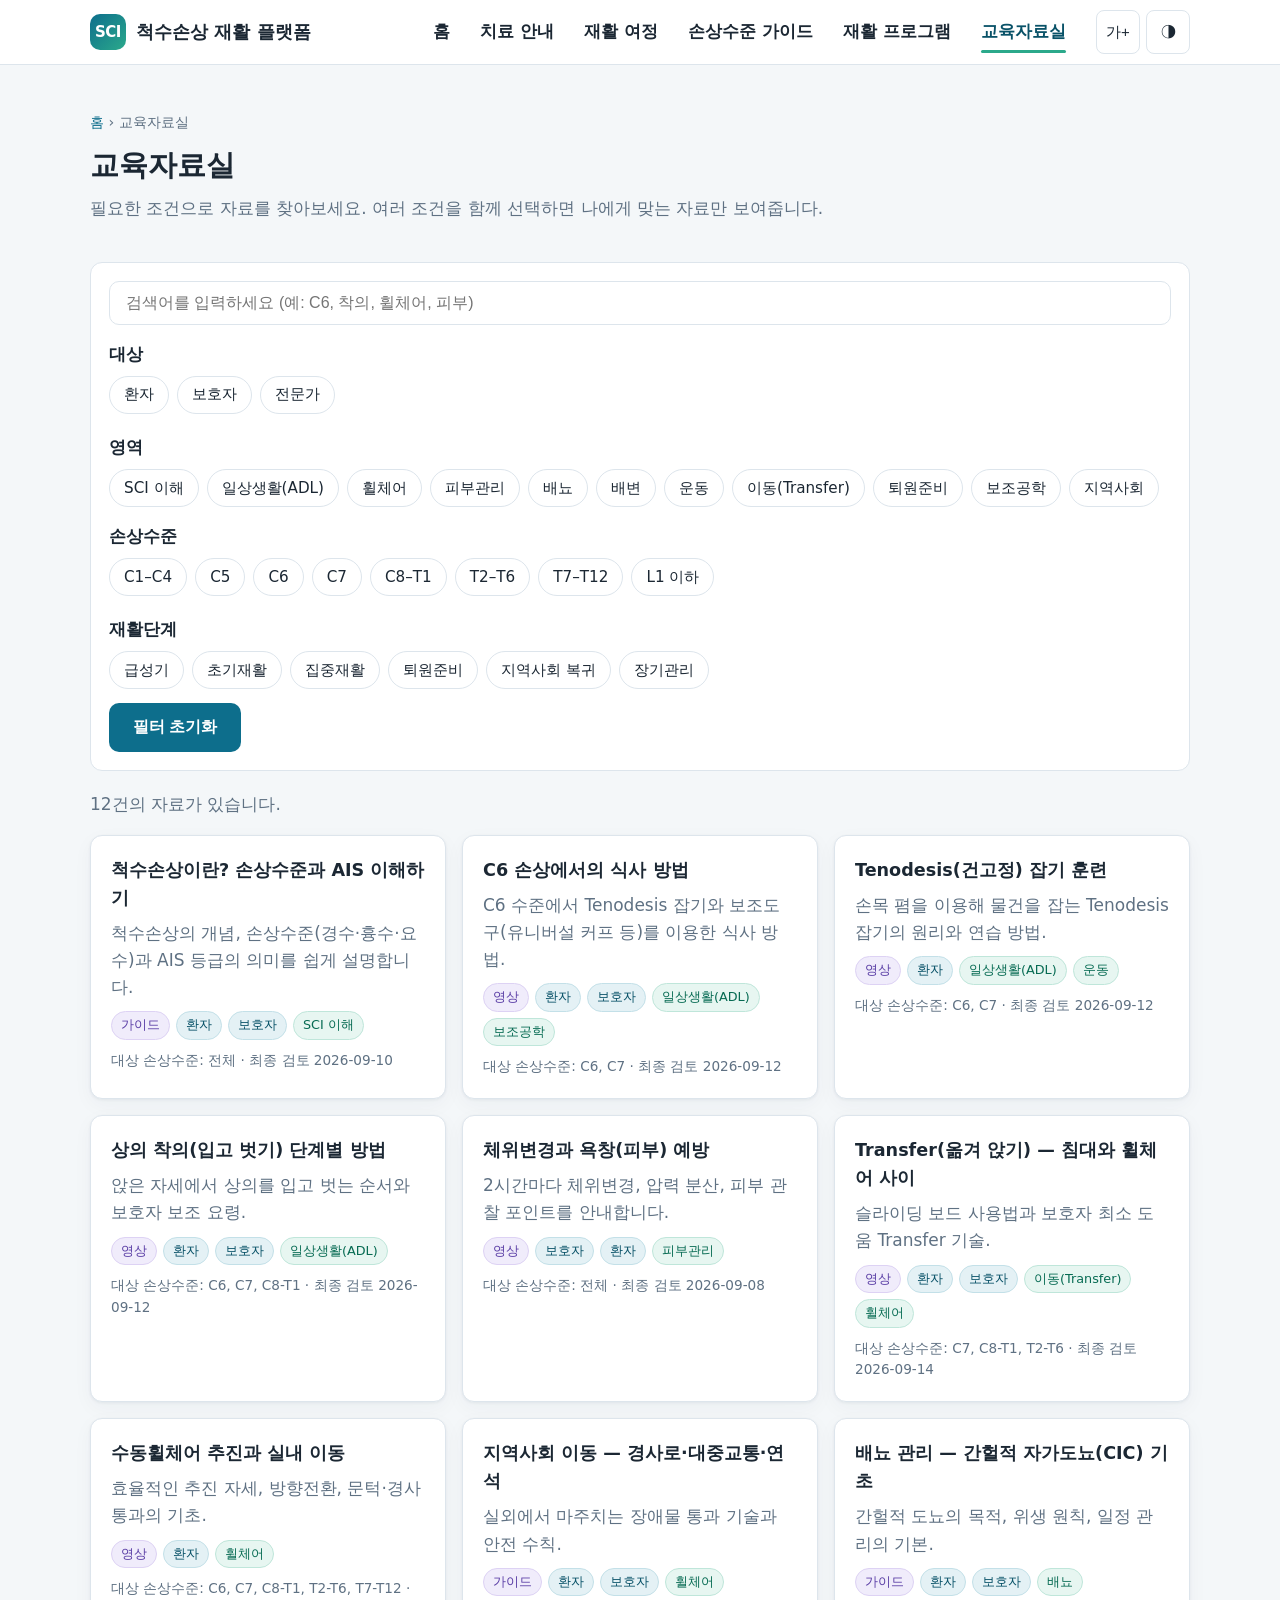
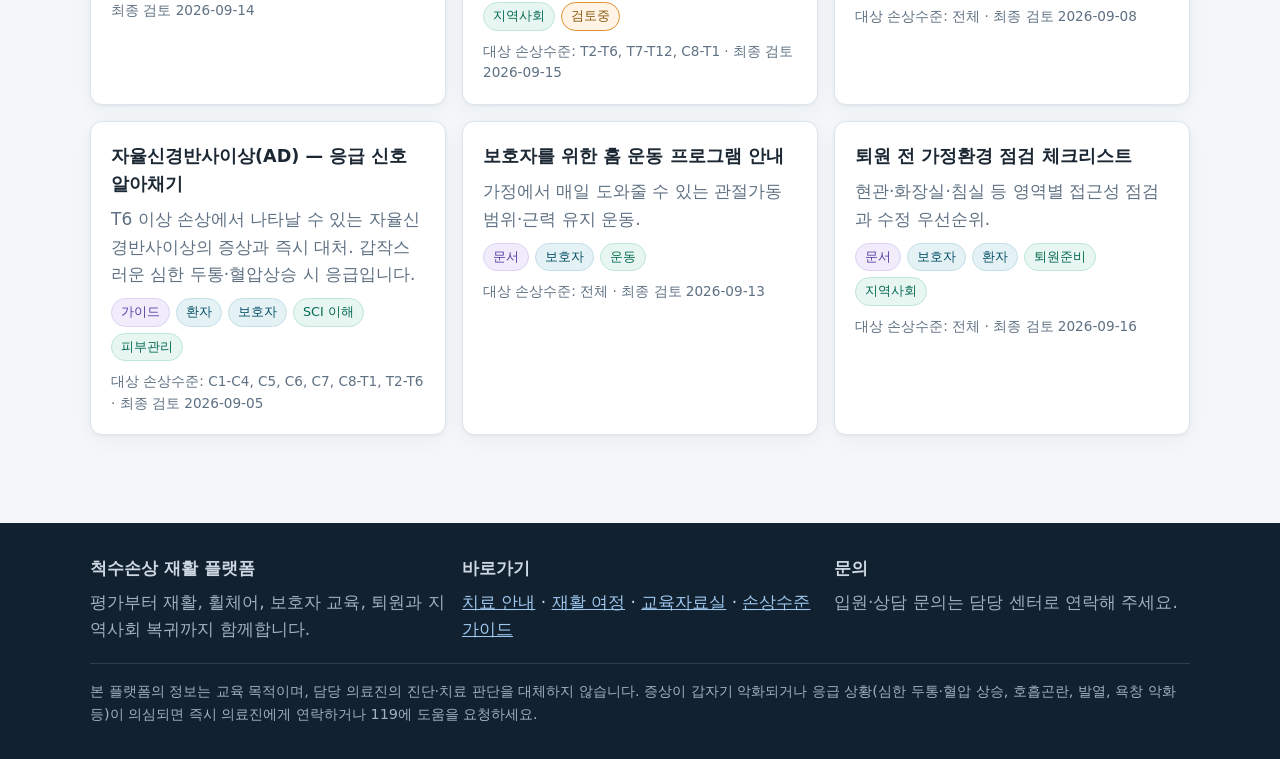
<file: library.html>
<!DOCTYPE html>
<html lang="ko">
<head>
  <meta charset="UTF-8" />
  <meta name="viewport" content="width=device-width, initial-scale=1.0" />
  <title>교육자료실 | 척수손상 재활 플랫폼</title>
  <meta name="description" content="대상·영역·손상수준·재활단계로 필터링하고 검색할 수 있는 척수손상 재활 교육자료실." />
  <link rel="stylesheet" href="assets/styles.css" />
</head>
<body>
  <main id="main">
    <div class="page-head">
      <div class="container">
        <p class="breadcrumb"><a href="index.html">홈</a> › 교육자료실</p>
        <h1>교육자료실</h1>
        <p class="section-sub">필요한 조건으로 자료를 찾아보세요. 여러 조건을 함께 선택하면 나에게 맞는 자료만 보여줍니다.</p>
      </div>
    </div>

    <section style="padding-top:8px;">
      <div class="container">
        <!-- focus 상세 -->
        <div id="focus-detail" aria-live="polite"></div>

        <!-- 검색/필터 -->
        <div class="filters" role="search">
          <label for="q" class="sr-only">교육자료 검색</label>
          <input id="q" class="search-box" type="search" placeholder="검색어를 입력하세요 (예: C6, 착의, 휠체어, 피부)" autocomplete="off" />
          <div class="row" style="margin-top:16px;">
            <fieldset>
              <legend>대상</legend>
              <div class="chip-group" id="f-audience"></div>
            </fieldset>
            <fieldset>
              <legend>영역</legend>
              <div class="chip-group" id="f-area"></div>
            </fieldset>
          </div>
          <div class="row" style="margin-top:16px;">
            <fieldset>
              <legend>손상수준</legend>
              <div class="chip-group" id="f-level"></div>
            </fieldset>
            <fieldset>
              <legend>재활단계</legend>
              <div class="chip-group" id="f-stage"></div>
            </fieldset>
          </div>
          <div style="margin-top:14px;">
            <button type="button" class="btn btn-solid" id="reset">필터 초기화</button>
          </div>
        </div>

        <p class="result-count" id="count" aria-live="polite"></p>
        <div class="grid grid-2" id="results"></div>
      </div>
    </section>
  </main>

  <script src="assets/app.js"></script>
  <script>
    (async function () {
      SCIChrome.init("library.html");
      const { AREA_LABELS, AUDIENCE_LABELS, TYPE_LABELS, STATUS_LABELS } = SCILabels;

      const content = (await SCIStore.getContent()).filter((c) => c.visibility !== "hidden");
      const injuryData = await SCIStore.getInjuryLevels();
      const journey = await SCIStore.getJourney();

      // 활성 필터 상태 (Set)
      const state = { q: "", audience: new Set(), area: new Set(), level: new Set(), stage: new Set() };

      // URL 쿼리파라미터로 초기 필터 세팅
      const params = new URLSearchParams(location.search);
      if (params.get("audience")) state.audience.add(params.get("audience"));
      if (params.get("area")) state.area.add(params.get("area"));
      if (params.get("level")) state.level.add(params.get("level"));
      if (params.get("stage")) state.stage.add(params.get("stage"));
      const focusId = params.get("focus");

      // 칩 그룹 구성
      function buildChips(containerId, options, stateKey) {
        const box = document.getElementById(containerId);
        options.forEach(([value, label]) => {
          const active = state[stateKey].has(value);
          const chip = el("button", {
            class: "chip", type: "button", "aria-pressed": String(active), "data-value": value,
            onclick: () => {
              if (state[stateKey].has(value)) { state[stateKey].delete(value); chip.setAttribute("aria-pressed", "false"); }
              else { state[stateKey].add(value); chip.setAttribute("aria-pressed", "true"); }
              render();
            },
          }, label);
          box.appendChild(chip);
        });
      }

      buildChips("f-audience", Object.entries(AUDIENCE_LABELS), "audience");
      buildChips("f-area", Object.entries(AREA_LABELS), "area");
      buildChips("f-level", injuryData.levels.map((l) => [l.id, l.label]), "level");
      buildChips("f-stage", journey.map((s) => [s.id, s.label]), "stage");

      const q = document.getElementById("q");
      q.addEventListener("input", () => { state.q = q.value.trim().toLowerCase(); render(); });

      document.getElementById("reset").addEventListener("click", () => {
        state.q = ""; q.value = "";
        ["audience", "area", "level", "stage"].forEach((k) => state[k].clear());
        document.querySelectorAll(".chip").forEach((c) => c.setAttribute("aria-pressed", "false"));
        render();
      });

      // 태그 매칭: 콘텐츠 태그에 'all'이 있으면 항상 통과
      function tagMatch(contentTags, selected) {
        if (selected.size === 0) return true;
        if (contentTags.includes("all")) return true;
        for (const v of selected) if (contentTags.includes(v)) return true;
        return false;
      }

      function matches(c) {
        if (!tagMatch(c.audience, state.audience)) return false;
        if (!tagMatch(c.area, state.area)) return false;
        if (!tagMatch(c.injury_level, state.level)) return false;
        if (!tagMatch(c.stage, state.stage)) return false;
        if (state.q) {
          const hay = [c.title, c.description, ...c.area.map((a)=>AREA_LABELS[a]||a), ...c.injury_level]
            .join(" ").toLowerCase();
          if (!hay.includes(state.q)) return false;
        }
        return true;
      }

      function card(c) {
        const badges = [
          el("span", { class: "badge type" }, TYPE_LABELS[c.type] || c.type),
          ...c.audience.map((a) => el("span", { class: "badge" }, AUDIENCE_LABELS[a] || a)),
          ...c.area.slice(0, 3).map((a) => el("span", { class: "badge area" }, AREA_LABELS[a] || a)),
        ];
        if (c.review_status !== "approved") {
          badges.push(el("span", { class: "badge status-in_review" }, STATUS_LABELS[c.review_status] || c.review_status));
        }
        return el("article", { class: "card" }, [
          el("h3", {}, c.title),
          el("p", {}, c.description),
          el("div", { class: "badges" }, badges),
          el("p", { style: "margin-top:10px;font-size:.85rem;color:var(--color-muted);" },
            `대상 손상수준: ${c.injury_level.includes("all") ? "전체" : c.injury_level.join(", ")} · 최종 검토 ${c.updated_at}`),
        ]);
      }

      const results = document.getElementById("results");
      const count = document.getElementById("count");

      function render() {
        const list = content.filter(matches);
        results.innerHTML = "";
        count.textContent = `${list.length}건의 자료가 있습니다.`;
        if (!list.length) {
          results.appendChild(el("div", { class: "notice info" }, "조건에 맞는 자료가 없습니다. 필터를 줄이거나 초기화해 보세요."));
          return;
        }
        list.forEach((c) => results.appendChild(card(c)));
      }

      // focus 상세 카드 (홈/여정/손상수준에서 특정 콘텐츠로 진입 시)
      if (focusId) {
        const c = content.find((x) => x.content_id === focusId);
        if (c) {
          const fd = document.getElementById("focus-detail");
          const related = (c.related || []).map((id) => content.find((x) => x.content_id === id)).filter(Boolean);
          fd.appendChild(el("div", { class: "stage-detail" }, [
            el("h2", { style: "margin-top:0;" }, c.title),
            el("p", {}, c.description),
            el("div", { class: "badges" }, [
              el("span", { class: "badge type" }, TYPE_LABELS[c.type] || c.type),
              ...c.area.map((a) => el("span", { class: "badge area" }, AREA_LABELS[a] || a)),
            ]),
            (c.review_status !== "approved"
              ? el("div", { class: "notice warn", style: "margin-top:12px;" }, "이 자료는 임상 검토가 진행 중입니다. 참고용으로만 확인하세요.")
              : el("div", { class: "notice info", style: "margin-top:12px;" }, "이 정보는 교육 목적이며 담당 의료진의 판단을 대체하지 않습니다.")),
            related.length
              ? el("div", {}, [
                  el("h3", {}, "관련 자료"),
                  el("div", { class: "grid grid-2" }, related.map((r) =>
                    el("a", { class: "tile", href: `library.html?focus=${r.content_id}` }, [
                      el("strong", {}, r.title), el("span", { class: "desc" }, r.description),
                    ]))),
                ])
              : null,
          ]));
        }
      }

      render();
    })();
  </script>
</body>
</html>
</file>
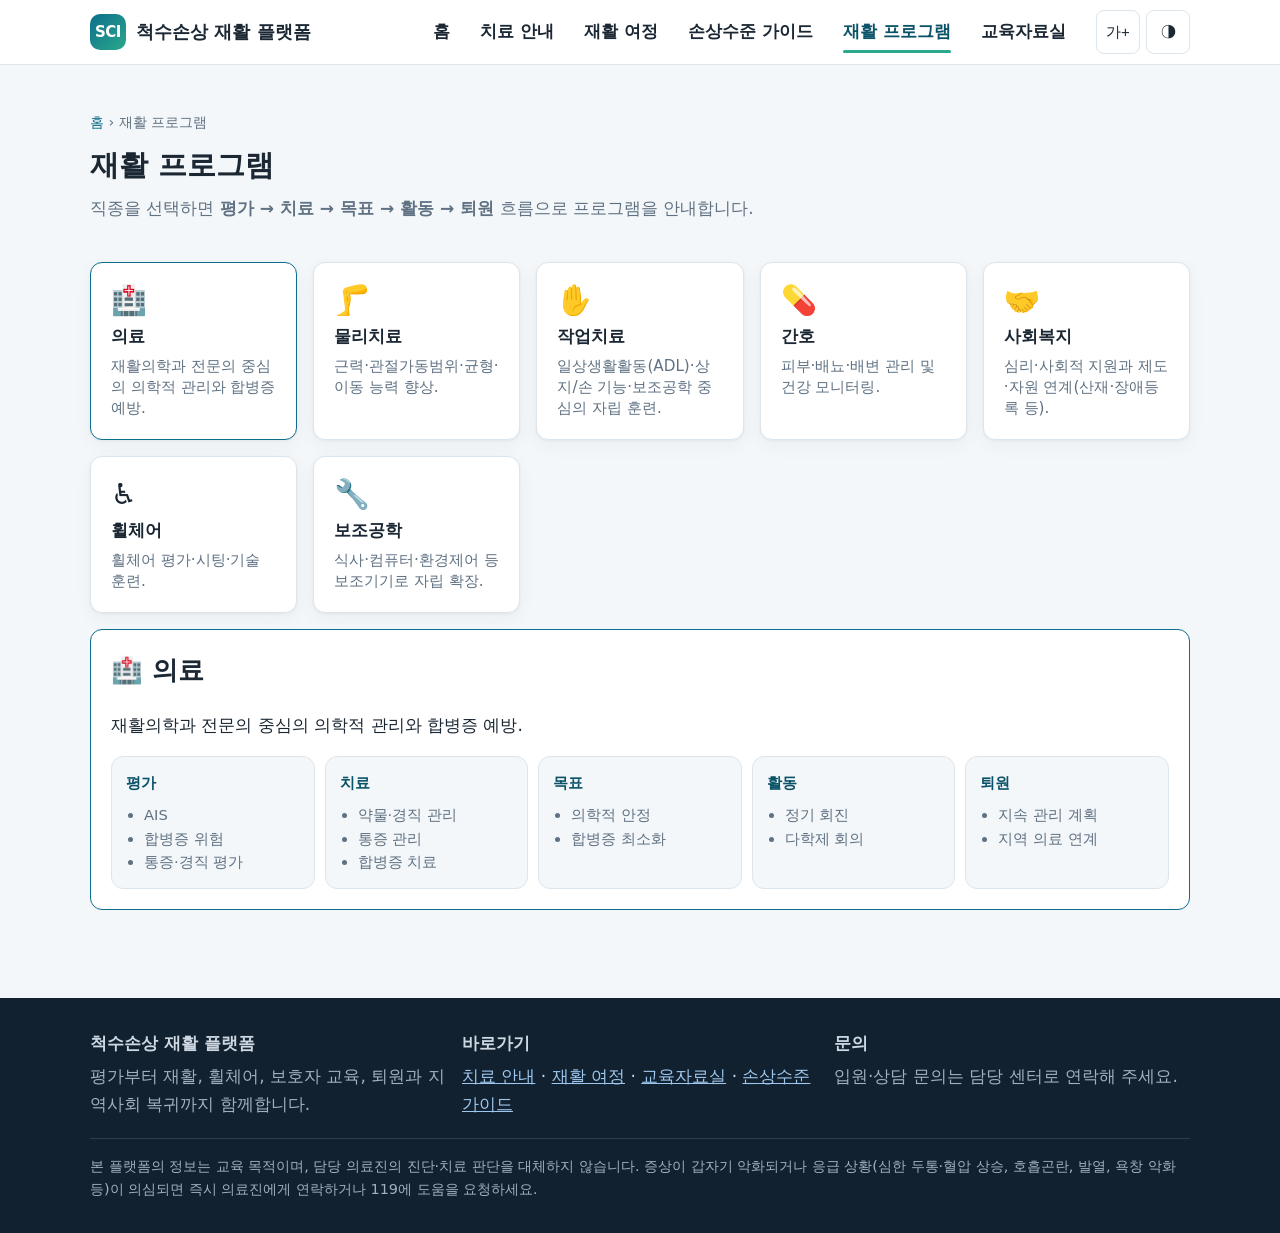
<file: programs.html>
<!DOCTYPE html>
<html lang="ko">
<head>
  <meta charset="UTF-8" />
  <meta name="viewport" content="width=device-width, initial-scale=1.0" />
  <title>재활 프로그램 | 척수손상 재활 플랫폼</title>
  <meta name="description" content="의료·물리치료·작업치료·간호·사회복지·휠체어·보조공학 등 직종별 재활 프로그램을 평가→치료→목표→활동→퇴원 흐름으로 안내합니다." />
  <link rel="stylesheet" href="assets/styles.css" />
</head>
<body>
  <main id="main">
    <div class="page-head">
      <div class="container">
        <p class="breadcrumb"><a href="index.html">홈</a> › 재활 프로그램</p>
        <h1>재활 프로그램</h1>
        <p class="section-sub">직종을 선택하면 <strong>평가 → 치료 → 목표 → 활동 → 퇴원</strong> 흐름으로 프로그램을 안내합니다.</p>
      </div>
    </div>

    <section style="padding-top:8px;">
      <div class="container">
        <div class="grid grid-4" id="prog-grid" role="list"></div>
        <div id="prog-detail" aria-live="polite"></div>
      </div>
    </section>
  </main>

  <script src="assets/app.js"></script>
  <script>
    (async function () {
      SCIChrome.init("programs.html");
      const programs = await SCIStore.getPrograms();
      const grid = document.getElementById("prog-grid");
      const detail = document.getElementById("prog-detail");

      const FLOW = [
        ["assessment", "평가"], ["treatment", "치료"], ["goal", "목표"],
        ["activity", "활동"], ["discharge", "퇴원"],
      ];

      function renderDetail(p) {
        detail.innerHTML = "";
        const cols = FLOW.map(([key, label]) =>
          el("div", { class: "col" }, [
            el("h4", {}, label),
            el("ul", {}, (p.flow[key] || []).map((i) => el("li", {}, i))),
          ])
        );
        detail.appendChild(el("div", { class: "stage-detail" }, [
          el("h2", { style: "margin-top:0;" }, `${p.icon} ${p.label}`),
          el("p", {}, p.summary),
          el("div", { class: "flow" }, cols),
        ]));
        detail.scrollIntoView({ block: "nearest" });
      }

      programs.forEach((p, idx) => {
        grid.appendChild(el("button", {
          class: "tile", type: "button", role: "listitem", id: `prog-${p.id}`,
          onclick: () => {
            grid.querySelectorAll(".tile").forEach((b) => b.style.borderColor = "");
            grid.querySelector(`#prog-${p.id}`).style.borderColor = "var(--color-primary)";
            renderDetail(p);
          },
        }, [
          el("span", { class: "emoji", "aria-hidden": "true" }, p.icon),
          el("strong", {}, p.label),
          el("span", { class: "desc" }, p.summary),
        ]));
        if (idx === 0) { /* 첫 항목 기본 표시 */ }
      });

      if (programs[0]) {
        grid.querySelector(`#prog-${programs[0].id}`).style.borderColor = "var(--color-primary)";
        renderDetail(programs[0]);
      }
    })();
  </script>
</body>
</html>
</file>
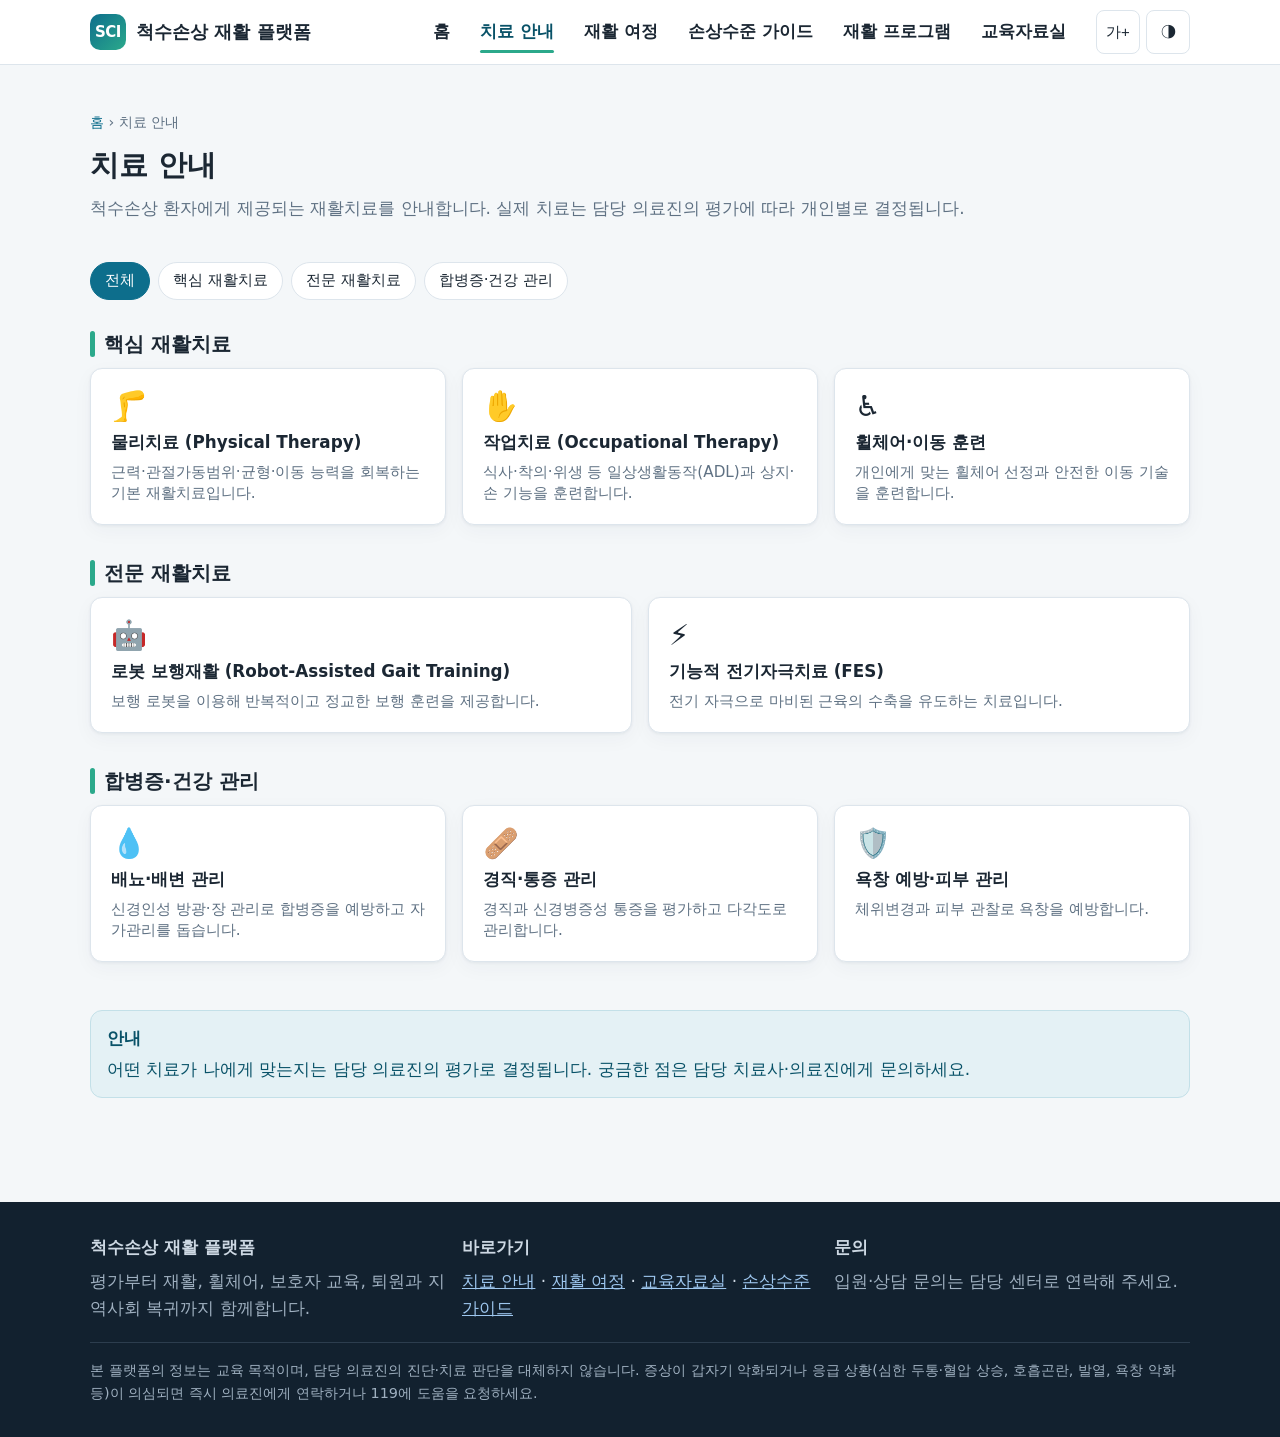
<file: treatments.html>
<!DOCTYPE html>
<html lang="ko">
<head>
  <meta charset="UTF-8" />
  <meta name="viewport" content="width=device-width, initial-scale=1.0" />
  <title>치료 안내 | 척수손상 재활 플랫폼</title>
  <meta name="description" content="척수손상 재활에서 제공되는 물리치료·작업치료·로봇 보행재활·전기자극치료·배뇨배변 관리 등 치료 정보를 안내합니다." />
  <link rel="stylesheet" href="assets/styles.css" />
</head>
<body>
  <main id="main">
    <div class="page-head">
      <div class="container">
        <p class="breadcrumb"><a href="index.html">홈</a> › 치료 안내</p>
        <h1>치료 안내</h1>
        <p class="section-sub">척수손상 환자에게 제공되는 재활치료를 안내합니다. 실제 치료는 담당 의료진의 평가에 따라 개인별로 결정됩니다.</p>
      </div>
    </div>

    <section style="padding-top:8px;">
      <div class="container">
        <!-- 분류 탭 -->
        <div class="chip-group" id="cat-tabs" role="tablist" aria-label="치료 분류" style="margin-bottom:20px;"></div>

        <!-- 치료 카드 목록 -->
        <div id="treatment-groups"></div>

        <!-- 상세 -->
        <div id="treatment-detail" aria-live="polite"></div>

        <div class="notice info" style="margin-top:24px;">
          <strong>안내</strong>
          어떤 치료가 나에게 맞는지는 담당 의료진의 평가로 결정됩니다. 궁금한 점은 담당 치료사·의료진에게 문의하세요.
        </div>
      </div>
    </section>
  </main>

  <script src="assets/app.js"></script>
  <script>
    (async function () {
      SCIChrome.init("treatments.html");
      const { AREA_LABELS } = SCILabels;

      const data = await SCIStore.getTreatments();
      const cats = data.categories;
      const treatments = data.treatments;

      const tabs = document.getElementById("cat-tabs");
      const groups = document.getElementById("treatment-groups");
      const detail = document.getElementById("treatment-detail");

      let activeCat = "all";

      function renderDetail(t) {
        detail.innerHTML = "";
        detail.appendChild(el("div", { class: "stage-detail" }, [
          el("h2", { style: "margin-top:0;" }, `${t.icon} ${t.name}`),
          el("p", {}, t.summary),
          el("dl", {}, [
            el("dt", {}, "치료 목적"), el("dd", {}, t.purpose),
            el("dt", {}, "주요 대상"), el("dd", {}, t.target),
            el("dt", {}, "기대 효과"), el("dd", {}, t.effect),
          ]),
          el("h3", { style: "margin-bottom:6px;" }, "치료 방법"),
          el("ul", { style: "margin-top:0;" }, t.methods.map((m) => el("li", {}, m))),
          el("p", { style: "margin-top:16px;" },
            el("a", { class: "btn btn-solid", href: `library.html?area=${t.related_area}` },
              `${AREA_LABELS[t.related_area] || "관련"} 교육자료 보기`)),
        ]));
        detail.scrollIntoView({ block: "nearest" });
      }

      function renderGroups() {
        groups.innerHTML = "";
        detail.innerHTML = "";
        const shownCats = activeCat === "all" ? cats : cats.filter((c) => c.id === activeCat);
        shownCats.forEach((cat) => {
          const items = treatments.filter((t) => t.category === cat.id);
          if (!items.length) return;
          const grid = el("div", { class: "grid grid-3" }, items.map((t) =>
            el("button", {
              class: "tile", type: "button",
              onclick: () => renderDetail(t),
            }, [
              el("span", { class: "emoji", "aria-hidden": "true" }, t.icon),
              el("strong", {}, t.name),
              el("span", { class: "desc" }, t.summary),
            ])
          ));
          groups.appendChild(el("section", { style: "padding:8px 0 24px;" }, [
            el("h2", { class: "section-title", style: "font-size:1.25rem;" }, cat.label),
            grid,
          ]));
        });
      }

      // 분류 탭 구성
      const allTab = el("button", {
        class: "chip", type: "button", role: "tab", "aria-selected": "true",
        onclick: () => { activeCat = "all"; syncTabs(allTab); renderGroups(); },
      }, "전체");
      tabs.appendChild(allTab);
      const catTabs = cats.map((c) => {
        const tab = el("button", {
          class: "chip", type: "button", role: "tab", "aria-selected": "false",
          onclick: () => { activeCat = c.id; syncTabs(tab); renderGroups(); },
        }, c.label);
        tabs.appendChild(tab);
        return tab;
      });
      function syncTabs(active) {
        [allTab, ...catTabs].forEach((t) => {
          const on = t === active;
          t.setAttribute("aria-selected", String(on));
          t.setAttribute("aria-pressed", String(on));
        });
      }
      syncTabs(allTab);

      renderGroups();
    })();
  </script>
</body>
</html>
</file>
<file: assets/styles.css>
/* SCI 재활 플랫폼 — 공통 스타일
   접근성 우선: 큰 터치 타깃, 뚜렷한 포커스, 고대비 옵션, 축소 모션 존중 */

:root {
  --color-bg: #f4f7f9;
  --color-surface: #ffffff;
  --color-text: #1b2733;
  --color-muted: #5f7183;
  --color-primary: #0d6e8c;      /* 의료기관 톤: 차분한 청록 */
  --color-primary-dark: #095268;
  --color-accent: #2ba98b;       /* 부드러운 그린 포인트 */
  --color-accent-soft: #e6f4f0;
  --color-primary-soft: #e4f1f5;
  --color-warn-bg: #fff4e5;
  --color-warn-border: #e0902f;
  --color-danger-bg: #fdecec;
  --color-danger-border: #c0392b;
  --color-border: #dde5ec;
  --radius: 12px;
  --shadow: 0 1px 3px rgba(20, 40, 70, 0.06), 0 6px 20px rgba(20, 40, 70, 0.04);
  --focus: 0 0 0 3px #ffbf47;
  --tap-min: 44px; /* 최소 터치 타깃 */
  --maxw: 1140px;
  --font: "Pretendard", "Noto Sans KR", system-ui, -apple-system, "Segoe UI", sans-serif;
}

/* 고대비 모드 (body.high-contrast 토글) */
body.high-contrast {
  --color-bg: #000000;
  --color-surface: #0c0c0c;
  --color-text: #ffffff;
  --color-muted: #e6e6e6;
  --color-primary: #4aa3ff;
  --color-primary-dark: #7bc0ff;
  --color-accent: #43e0b5;
  --color-border: #6a6a6a;
  --shadow: none;
}

* { box-sizing: border-box; }

html { scroll-behavior: smooth; }

body {
  margin: 0;
  font-family: var(--font);
  color: var(--color-text);
  background: var(--color-bg);
  line-height: 1.6;
  font-size: 17px;
}

/* 글자 크게 모드 */
body.large-text { font-size: 20px; }

@media (prefers-reduced-motion: reduce) {
  html { scroll-behavior: auto; }
  * { animation: none !important; transition: none !important; }
}

a { color: var(--color-primary); }

/* 키보드 포커스 뚜렷하게 */
a:focus-visible,
button:focus-visible,
input:focus-visible,
select:focus-visible,
[tabindex]:focus-visible {
  outline: none;
  box-shadow: var(--focus);
  border-radius: 6px;
}

/* 스크린리더 전용 텍스트 */
.sr-only {
  position: absolute; width: 1px; height: 1px;
  padding: 0; margin: -1px; overflow: hidden;
  clip: rect(0, 0, 0, 0); white-space: nowrap; border: 0;
}

/* 본문 바로가기 링크 */
.skip-link {
  position: absolute; left: 8px; top: -48px;
  background: var(--color-primary); color: #fff;
  padding: 10px 16px; border-radius: 8px; z-index: 100;
  transition: top .15s ease;
}
.skip-link:focus { top: 8px; }

.container { max-width: var(--maxw); margin: 0 auto; padding: 0 20px; }

/* 헤더 */
.site-header {
  background: var(--color-surface);
  border-bottom: 1px solid var(--color-border);
  position: sticky; top: 0; z-index: 40;
}
.site-header .bar {
  display: flex; align-items: center; gap: 16px;
  min-height: 64px; flex-wrap: wrap;
}
.brand {
  display: flex; align-items: center; gap: 10px;
  font-weight: 800; font-size: 1.15rem; color: var(--color-text);
  text-decoration: none;
}
.brand .logo {
  width: 36px; height: 36px; border-radius: 10px;
  background: linear-gradient(135deg, var(--color-primary), var(--color-accent));
  color: #fff; display: grid; place-items: center; font-size: 15px; font-weight: 800;
  letter-spacing: -.5px;
}
.main-nav { display: flex; gap: 2px; flex-wrap: wrap; margin-left: auto; }
.main-nav a {
  padding: 10px 14px; border-radius: 8px; text-decoration: none;
  color: var(--color-text); font-weight: 600; min-height: var(--tap-min);
  display: inline-flex; align-items: center; position: relative;
}
.main-nav a:hover { background: var(--color-primary-soft); color: var(--color-primary-dark); }
.main-nav a[aria-current="page"] {
  color: var(--color-primary-dark); font-weight: 700;
}
.main-nav a[aria-current="page"]::after {
  content: ""; position: absolute; left: 14px; right: 14px; bottom: 3px;
  height: 3px; border-radius: 3px; background: var(--color-accent);
}

/* 접근성 도구 버튼 */
.a11y-tools { display: flex; gap: 6px; }
.a11y-tools button {
  min-width: var(--tap-min); min-height: var(--tap-min);
  border: 1px solid var(--color-border); background: var(--color-surface);
  color: var(--color-text); border-radius: 8px; cursor: pointer; font-size: 15px;
}
.a11y-tools button[aria-pressed="true"] {
  background: var(--color-primary); color: #fff; border-color: var(--color-primary);
}

/* 히어로 */
.hero {
  position: relative;
  background:
    radial-gradient(1200px 400px at 85% -10%, rgba(43,169,139,.22), transparent 60%),
    linear-gradient(120deg, #0d6e8c 0%, #0a5f7d 55%, #0b7a72 100%);
  color: #fff; padding: 64px 0;
}
.hero::after {
  content: ""; position: absolute; inset: 0; pointer-events: none;
  background: linear-gradient(180deg, transparent 70%, rgba(0,0,0,.06));
}
body.high-contrast .hero { background: #001a33; border-bottom: 2px solid var(--color-border); }
.hero > .container { position: relative; z-index: 1; }
.hero .eyebrow {
  display: inline-block; font-size: .9rem; font-weight: 700; letter-spacing: .5px;
  background: rgba(255,255,255,.16); padding: 6px 14px; border-radius: 999px; margin-bottom: 16px;
}
.hero h1 { font-size: 2.35rem; margin: 0 0 14px; line-height: 1.3; font-weight: 800; }
.hero p { font-size: 1.15rem; margin: 0 0 26px; max-width: 640px; opacity: .95; }

/* 버튼 */
.btn {
  display: inline-flex; align-items: center; justify-content: center; gap: 8px;
  min-height: var(--tap-min); padding: 12px 22px; border-radius: 10px;
  font-weight: 700; text-decoration: none; cursor: pointer; border: 2px solid transparent;
  font-size: 1rem;
}
.btn-primary { background: #fff; color: var(--color-primary-dark); }
.btn-primary:hover { background: var(--color-primary-soft); }
.btn-outline { background: transparent; color: #fff; border-color: #fff; }
.btn-outline:hover { background: rgba(255,255,255,.12); }
.btn-solid { background: var(--color-primary); color: #fff; }
.btn-solid:hover { background: var(--color-primary-dark); }

.btn-row { display: flex; gap: 12px; flex-wrap: wrap; }

/* 섹션 */
section { padding: 48px 0; }
.section-title {
  font-size: 1.55rem; margin: 0 0 8px; padding-left: 14px; position: relative;
}
.section-title::before {
  content: ""; position: absolute; left: 0; top: .15em; bottom: .15em;
  width: 5px; border-radius: 3px; background: var(--color-accent);
}
.section-sub { color: var(--color-muted); margin: 0 0 24px; }
.section-alt { background: linear-gradient(180deg, #eef4f6, #f4f7f9); }

/* 카드 그리드 */
.grid { display: grid; gap: 16px; }
.grid-2 { grid-template-columns: repeat(auto-fit, minmax(280px, 1fr)); }
.grid-3 { grid-template-columns: repeat(auto-fit, minmax(240px, 1fr)); }
.grid-4 { grid-template-columns: repeat(auto-fit, minmax(180px, 1fr)); }

.card {
  background: var(--color-surface); border: 1px solid var(--color-border);
  border-radius: var(--radius); padding: 20px; box-shadow: var(--shadow);
}
.card h3 { margin: 0 0 8px; font-size: 1.1rem; }
.card p { margin: 0; color: var(--color-muted); }

/* 클릭 가능한 큰 타일 */
a.tile, button.tile {
  display: flex; flex-direction: column; gap: 8px; text-align: left;
  background: var(--color-surface); border: 1px solid var(--color-border);
  border-radius: var(--radius); padding: 20px; min-height: 96px;
  text-decoration: none; color: var(--color-text); cursor: pointer;
  box-shadow: var(--shadow); width: 100%; font-family: inherit; font-size: 1rem;
}
a.tile:hover, button.tile:hover { border-color: var(--color-primary); transform: translateY(-2px); }
.tile .emoji { font-size: 1.8rem; }
.tile strong { font-size: 1.05rem; }
.tile span.desc { color: var(--color-muted); font-size: .95rem; }

/* 태그 배지 */
.badges { display: flex; gap: 6px; flex-wrap: wrap; margin-top: 10px; }
.badge {
  font-size: .8rem; padding: 3px 9px; border-radius: 999px;
  background: var(--color-primary-soft); color: var(--color-primary-dark); border: 1px solid #c3e0e8;
}
.badge.area { background: #e7f6f1; color: #076b53; border-color: #bfe6da; }
.badge.type { background: #f0ecfb; color: #5b3fa6; border-color: #ddd2f4; }
.badge.status-in_review { background: var(--color-warn-bg); color: #8a5a12; border-color: var(--color-warn-border); }

/* 안내/경고 박스 */
.notice {
  border-radius: 12px; padding: 14px 16px; margin: 16px 0;
  border: 1px solid var(--color-border); background: var(--color-surface);
}
.notice.info { background: var(--color-primary-soft); border-color: #c3e0e8; color: var(--color-primary-dark); }
.notice.warn { background: var(--color-warn-bg); border-color: var(--color-warn-border); color: #7a4d0f; }
.notice.danger { background: var(--color-danger-bg); border-color: var(--color-danger-border); color: #8f261c; }
.notice strong { display: block; margin-bottom: 4px; }

/* 재활 여정 단계 */
.journey { display: flex; flex-wrap: wrap; gap: 10px; align-items: stretch; }
.journey .step {
  flex: 1 1 150px; background: var(--color-surface); border: 1px solid var(--color-border);
  border-radius: 12px; padding: 16px; text-align: left; cursor: pointer;
  box-shadow: var(--shadow); font-family: inherit; font-size: 1rem; color: var(--color-text);
}
.journey .step:hover, .journey .step[aria-expanded="true"] { border-color: var(--color-primary); }
.journey .step .num {
  width: 30px; height: 30px; border-radius: 50%; background: var(--color-primary);
  color: #fff; display: grid; place-items: center; font-weight: 700; margin-bottom: 8px;
}
.journey .step h3 { margin: 0; font-size: 1.05rem; }
.journey .step .goal { color: var(--color-muted); font-size: .9rem; margin-top: 4px; }

.stage-detail {
  margin-top: 16px; background: var(--color-surface); border: 1px solid var(--color-primary);
  border-radius: var(--radius); padding: 20px;
}
.stage-detail dl { display: grid; grid-template-columns: 120px 1fr; gap: 8px 16px; margin: 0; }
.stage-detail dt { font-weight: 700; color: var(--color-primary-dark); }
.stage-detail dd { margin: 0; }

/* 필터 */
.filters {
  background: var(--color-surface); border: 1px solid var(--color-border);
  border-radius: var(--radius); padding: 18px; margin-bottom: 20px;
}
.filters .row { display: flex; flex-wrap: wrap; gap: 20px; }
.filters fieldset { border: none; margin: 0; padding: 0; }
.filters legend { font-weight: 700; margin-bottom: 8px; padding: 0; }
.chip-group { display: flex; flex-wrap: wrap; gap: 8px; }
.chip {
  display: inline-flex; align-items: center; min-height: 38px; padding: 6px 14px;
  border: 1px solid var(--color-border); border-radius: 999px; cursor: pointer;
  background: var(--color-surface); color: var(--color-text); font-size: .95rem;
  font-family: inherit;
}
.chip[aria-pressed="true"] { background: var(--color-primary); color: #fff; border-color: var(--color-primary); }
.search-box {
  width: 100%; min-height: var(--tap-min); padding: 12px 16px; font-size: 1rem;
  border: 1px solid var(--color-border); border-radius: 10px; background: var(--color-surface);
  color: var(--color-text);
}
.result-count { color: var(--color-muted); margin: 8px 0 16px; }

/* 프로그램 flow */
.flow { display: grid; grid-template-columns: repeat(auto-fit, minmax(150px,1fr)); gap: 10px; }
.flow .col { background: var(--color-bg); border: 1px solid var(--color-border); border-radius: 12px; padding: 14px; }
.flow .col h4 { margin: 0 0 8px; font-size: .95rem; color: var(--color-primary-dark); }
.flow .col ul { margin: 0; padding-left: 18px; color: var(--color-muted); font-size: .92rem; }

/* 푸터 */
.site-footer {
  background: #12212f; color: #cdd8e3; margin-top: 40px; padding: 32px 0;
}
body.high-contrast .site-footer { background: #000; border-top: 2px solid var(--color-border); }
.site-footer a { color: #9ec7ef; }
.site-footer .disclaimer {
  border-top: 1px solid #2c3d4e; margin-top: 20px; padding-top: 16px; font-size: .9rem; color: #9fb0c0;
}

.page-head { padding: 32px 0 8px; }
.page-head h1 { margin: 0 0 6px; font-size: 1.8rem; }
.breadcrumb { color: var(--color-muted); font-size: .9rem; margin-bottom: 8px; }
.breadcrumb a { text-decoration: none; }

.hidden { display: none !important; }

@media (max-width: 640px) {
  body { font-size: 16px; }
  .hero { padding: 40px 0; }
  .hero h1 { font-size: 1.55rem; }
  .hero p { font-size: 1.02rem; margin-bottom: 20px; }
  .hero .btn-row .btn { flex: 1 1 100%; }   /* 히어로 버튼 세로 꽉차게 */
  .main-nav { width: 100%; }
  section { padding: 32px 0; }
  .section-title { font-size: 1.3rem; }

  /* 도움 타일: 모바일에서 2열로 압축 (세로 길이 절반) */
  #need-grid { grid-template-columns: repeat(2, 1fr); gap: 10px; }
  #need-grid .tile { min-height: 0; padding: 14px 12px; }
  #need-grid .tile .emoji { font-size: 1.5rem; }
  #need-grid .tile strong { font-size: .98rem; }
  #need-grid .tile span.desc { font-size: .82rem; }

  .stage-detail dl { grid-template-columns: 1fr; }
}

/* 아주 좁은 화면에서는 도움 타일 설명 숨겨 더 압축 */
@media (max-width: 380px) {
  #need-grid .tile span.desc { display: none; }
}
</file>
